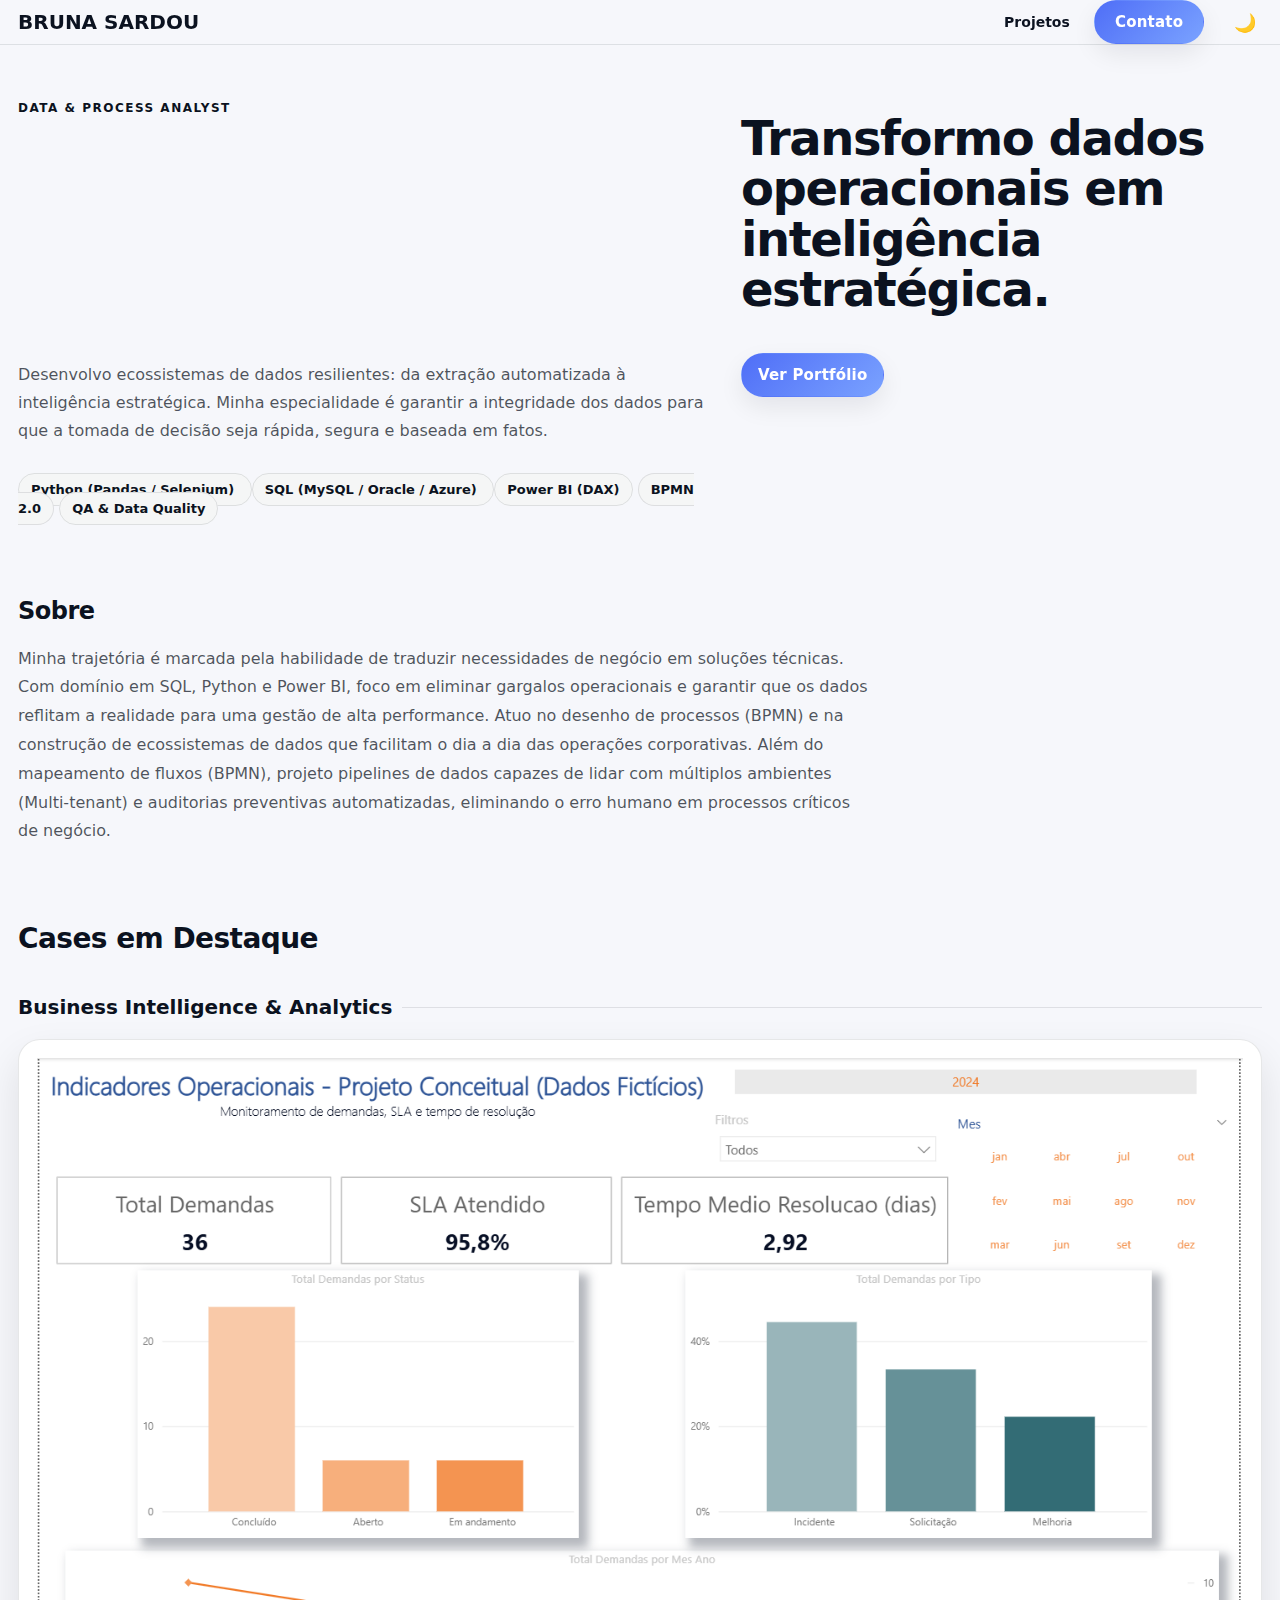
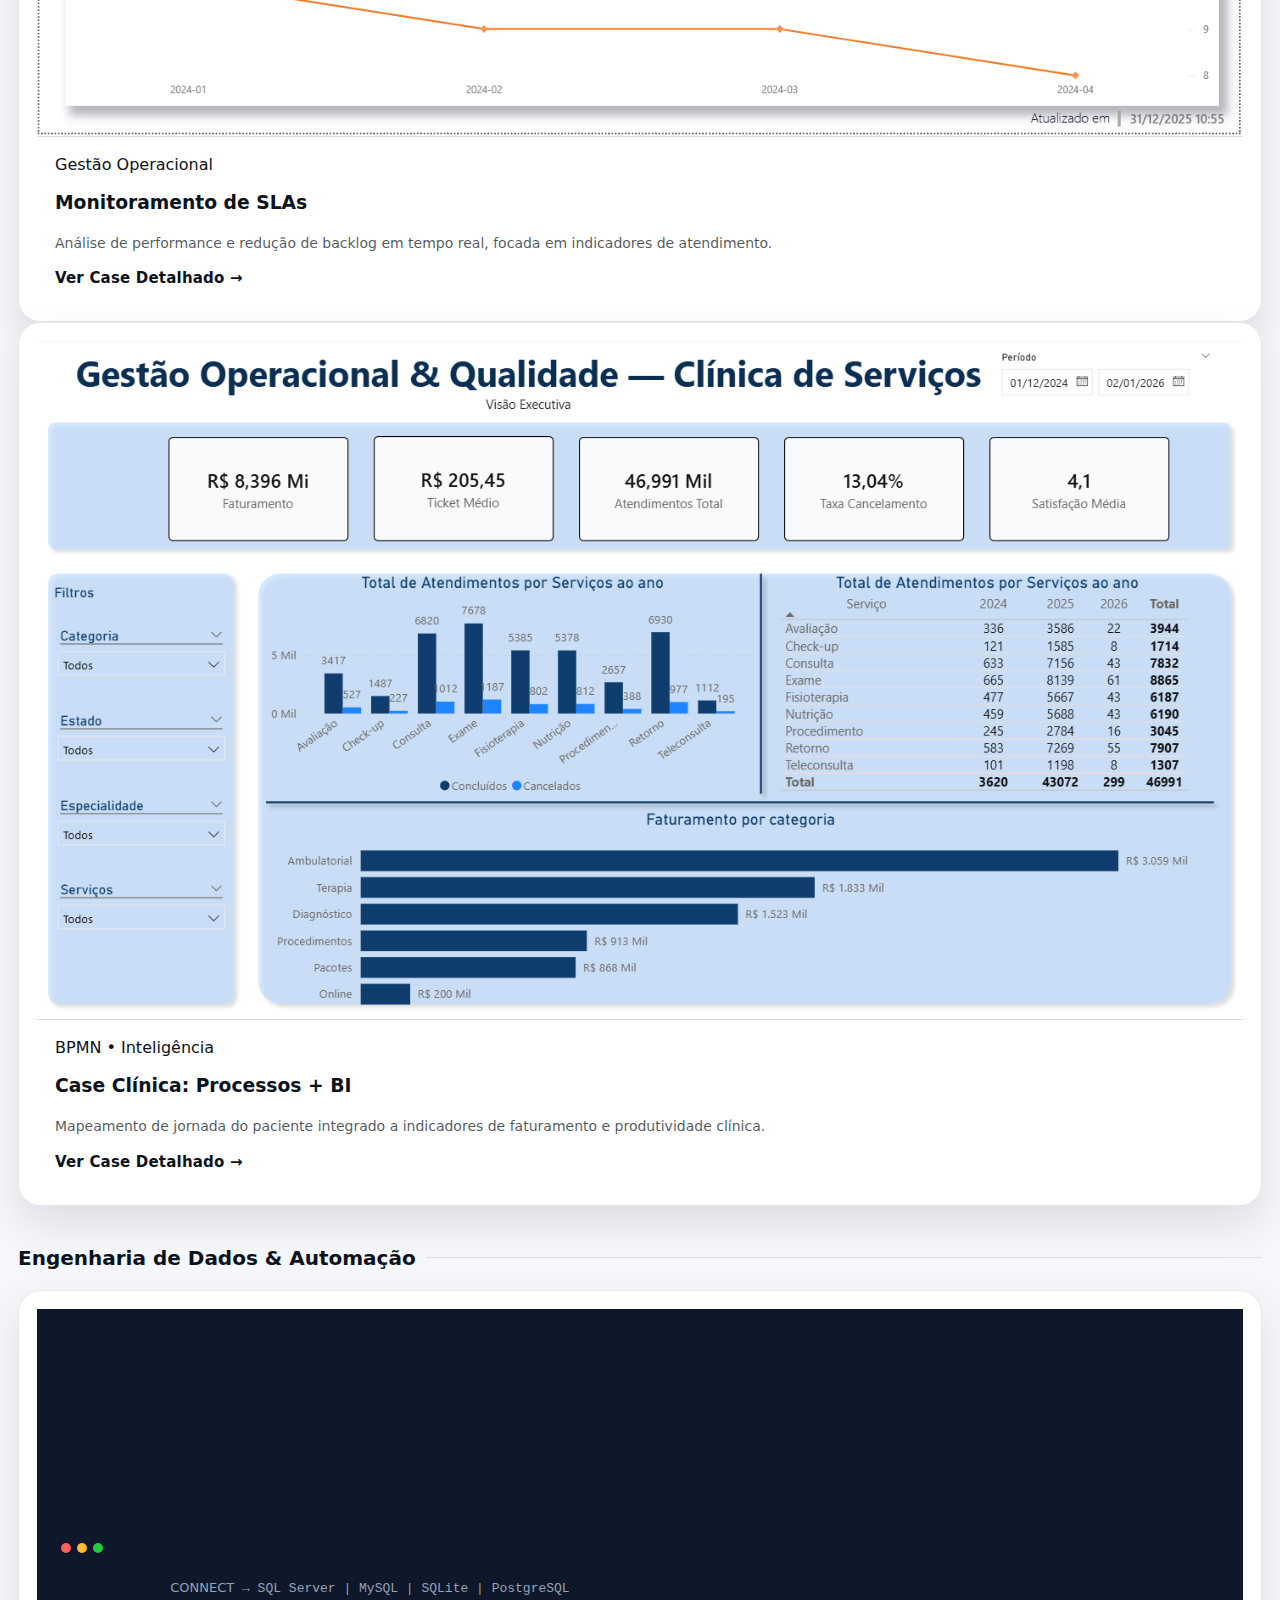
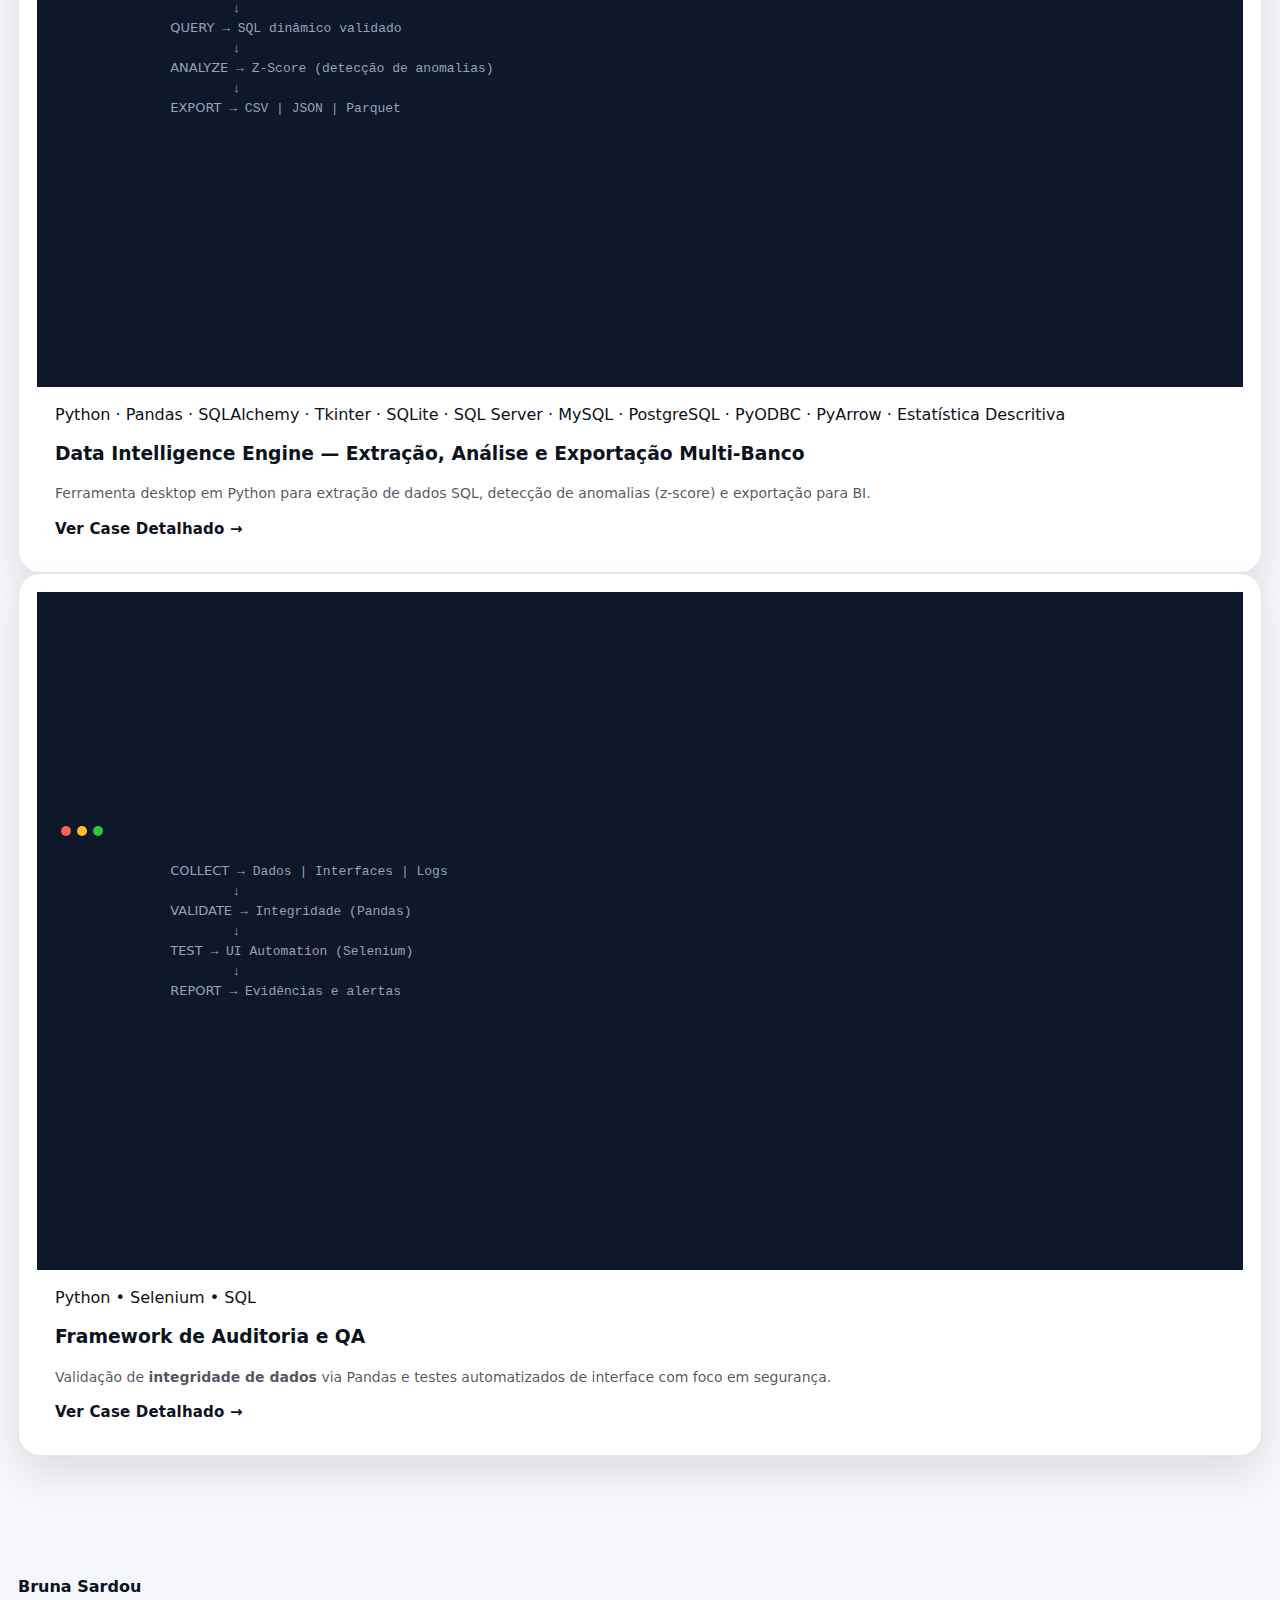
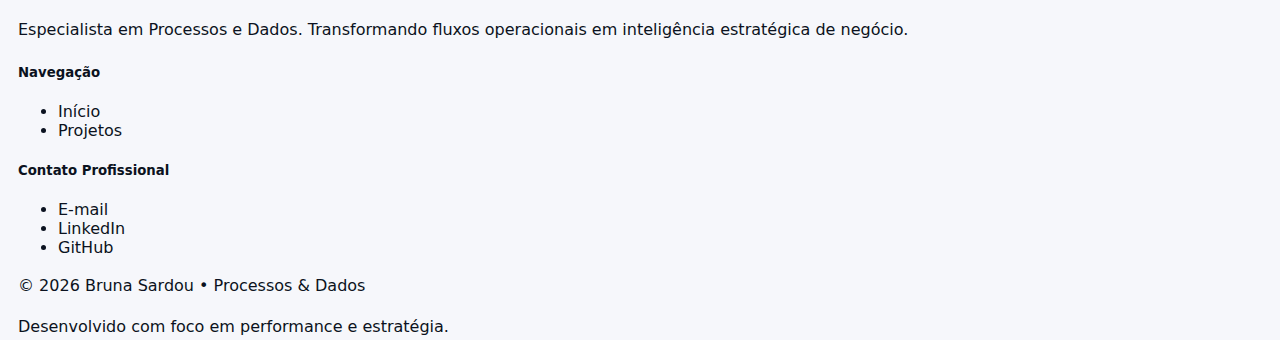
<file: index.html>
<!doctype html>
<html lang="pt-br">
<head>
  <meta charset="utf-8" />
  <meta name="viewport" content="width=device-width,initial-scale=1" />
  <title>Bruna Sardou | Processos & Dados</title>
  <link rel="stylesheet" href="assets/css/style.css" />
  <link href="https://fonts.googleapis.com/css2?family=Inter:wght@400;600;700;800&display=swap" rel="stylesheet">
  <style>
    /* Ajuste para garantir que as seções fiquem bem separadas e organizadas */
    .section-title { font-size: 20px; font-weight: 800; margin: 40px 0 20px; color: var(--accent-brand); display: flex; align-items: center; gap: 10px; }
    .section-title::after { content: ""; flex: 1; height: 1px; background: var(--border); }
  </style>
</head>

<body>
  <header class="header">
    <div class="container header-inner">
      <a href="#" style="font-weight:800; text-decoration:none; color:var(--text); font-size:20px;">BRUNA SARDOU</a>
      <nav style="display:flex; gap:24px; align-items:center;">
        <a href="#projetos" style="text-decoration:none; font-weight:600; font-size:14px; color:var(--text);">Projetos</a>
        <a href="#contato" class="btn btn-primary" style="padding:8px 20px;">Contato</a>
        <button id="themeToggle" style="background:none; border:none; cursor:pointer; font-size:18px;">🌙</button>
      </nav>
    </div>
  </header>

  <main class="container">
    <section class="hero" id="inicio">
      <div class="hero__grid">
        <span style="color:var(--accent-brand); font-weight:800; font-size:12px; text-transform:uppercase; letter-spacing:1.5px;">Data & Process Analyst</span>
        <h1>Transformo dados operacionais em <strong>inteligência estratégica.</strong></h1>
        <p class="lead">Desenvolvo ecossistemas de dados resilientes: da extração automatizada à inteligência estratégica. Minha especialidade é garantir a integridade dos dados para que a tomada de decisão seja rápida, segura e baseada em fatos.</p>
        
        <div style="display:flex; gap:12px; margin-top:8px;">
          <a href="#projetos" class="btn btn-primary">Ver Portfólio</a>
        </div>

        <div class="tech-pills">
          <span class="pill">Python (Pandas / Selenium) </span>
          <span class="pill">SQL (MySQL / Oracle / Azure) </span>
          <span class="pill">Power BI (DAX)</span>
          <span class="pill">BPMN 2.0</span>
          <span class="pill">QA & Data Quality</span>
        </div>
      </div>
    </section>

    <section id="sobre" style="padding: 60px 0;">
      <h2 style="font-size:24px; font-weight:800; margin-bottom:20px;">Sobre</h2>
      <p style="max-width: 850px; line-height: 1.8; color: var(--muted);">
        Minha trajetória é marcada pela habilidade de traduzir necessidades de negócio em soluções técnicas. Com domínio em SQL, Python e Power BI, foco em eliminar gargalos operacionais e garantir que os dados reflitam a realidade para uma gestão de alta performance. Atuo no desenho de processos (BPMN) e na construção de ecossistemas de dados que facilitam o dia a dia das operações corporativas.
        Além do mapeamento de fluxos (BPMN), projeto pipelines de dados capazes de lidar com múltiplos ambientes (Multi-tenant) e auditorias preventivas automatizadas, eliminando o erro humano em processos críticos de negócio.
      </p>
    </section>

    <section id="projetos" style="padding-bottom:100px;">
      <h2 style="font-size:28px; font-weight:800; margin-bottom:10px;">Cases em Destaque</h2>
      
      <h3 class="section-title">Business Intelligence & Analytics</h3>
      <div class="grid-projects">
        <article class="card">
          <div class="card-media"><img src="assets/img/Proj01/pagina01.png" class="card-img" alt="SLA Dashboard"></div>
          <div class="card-body">
            <span class="card-tag">Gestão Operacional</span>
            <h3 class="card-title">Monitoramento de SLAs</h3>
            <p style="color:var(--muted); font-size:14px;">Análise de performance e redução de backlog em tempo real, focada em indicadores de atendimento.</p>
            <a href="assets/cases/monitoramento-glpi-powerbi.html" class="btn-link">Ver Case Detalhado →</a>
          </div>
        </article>

        <article class="card">
          <div class="card-media"><img src="assets/img/Proj03/Pagina1.png" class="card-img" alt="Clínica Dashboard"></div>
          <div class="card-body">
            <span class="card-tag">BPMN • Inteligência</span>
            <h3 class="card-title">Case Clínica: Processos + BI</h3>
            <p style="color:var(--muted); font-size:14px;">Mapeamento de jornada do paciente integrado a indicadores de faturamento e produtividade clínica.</p>
            <a href="assets/cases/clinica-servicos-bi.html" class="btn-link">Ver Case Detalhado →</a>
          </div>
        </article>
      </div>

      <h3 class="section-title">Engenharia de Dados & Automação</h3>
      <div class="grid-projects">
        <article class="card">
          <div class="card-media" style="padding:24px; display:flex; flex-direction:column; gap:12px; background: #0f172a; min-height: 200px; justify-content: center;">
            <div style="display:flex; gap:6px;">
              <div style="width:10px; height:10px; border-radius:50%; background:#ff5f56;"></div>
              <div style="width:10px; height:10px; border-radius:50%; background:#ffbd2e;"></div>
              <div style="width:10px; height:10px; border-radius:50%; background:#27c93f;"></div>
            </div>
            <code style="color:#94a3b8; font-size:13px; font-family:monospace; line-height:1.5;">
              <pre class="code-mock">
              <span class="kw">CONNECT</span> → SQL Server | MySQL | SQLite | PostgreSQL
                      ↓
              <span class="kw">QUERY</span> → SQL dinâmico validado
                      ↓
              <span class="kw">ANALYZE</span> → Z-Score (detecção de anomalias)
                      ↓
              <span class="kw">EXPORT</span> → CSV | JSON | Parquet
              </pre>
            </code>
          </div>
          <div class="card-body">
            <span class="card-tag">Python · Pandas · SQLAlchemy · Tkinter · SQLite · SQL Server · MySQL · PostgreSQL · PyODBC · PyArrow · Estatística Descritiva</span>
            <h3 class="card-title">Data Intelligence Engine — Extração, Análise e Exportação Multi-Banco</h3>
            <p style="color:var(--muted); font-size:14px;">Ferramenta desktop em Python para extração de dados SQL, detecção de anomalias (z-score) e exportação para BI.</p>
            <a href="assets/cases/python-extrator-dados-powerbi.html" class="btn-link">Ver Case Detalhado →</a>
          </div>
        </article>

        <article class="card">
          <div class="card-media" style="padding:24px; display:flex; flex-direction:column; gap:12px; background: #0f172a; min-height: 200px; justify-content: center;">
            <div style="display:flex; gap:6px;">
              <div style="width:10px; height:10px; border-radius:50%; background:#ff5f56;"></div>
              <div style="width:10px; height:10px; border-radius:50%; background:#ffbd2e;"></div>
              <div style="width:10px; height:10px; border-radius:50%; background:#27c93f;"></div>
            </div>
            <code style="color:#94a3b8; font-size:13px; font-family:monospace; line-height:1.5;">
              <pre class="code-mock">
              <span class="kw">COLLECT</span> → Dados | Interfaces | Logs
                      ↓
              <span class="kw">VALIDATE</span> → Integridade (Pandas)
                      ↓
              <span class="kw">TEST</span> → UI Automation (Selenium)
                      ↓
              <span class="kw">REPORT</span> → Evidências e alertas
              </pre>
            </code>
          </div>
          <div class="card-body">
            <span class="card-tag">Python • Selenium • SQL</span>
            <h3 class="card-title">Framework de Auditoria e QA</h3>
            <p style="color:var(--muted); font-size:14px;">Validação de <strong>integridade de dados</strong> via Pandas e testes automatizados de interface com foco em segurança.</p>
            <a href="assets/cases/automacao-de-dados.html" class="btn-link">Ver Case Detalhado →</a>
          </div>
        </article>
      </div>
    </section>
  </main>

  <footer class="footer-professional">
    <div class="container">
      <div class="footer-inner">
        <div class="footer-brand">
          <h4>Bruna Sardou</h4>
          <p>Especialista em Processos e Dados. Transformando fluxos operacionais em inteligência estratégica de negócio.</p>
        </div>
        <nav class="footer-nav" id="contato">
          <div class="footer-nav__col">
            <h5>Navegação</h5>
            <ul class="footer-nav__links">
              <li><a href="#inicio" class="footer-nav__link">Início</a></li>
              <li><a href="#projetos" class="footer-nav__link">Projetos</a></li>
            </ul>
          </div>
          <div class="footer-nav__col">
            <h5>Contato Profissional</h5>
            <ul class="footer-nav__links">
              <li><a href="mailto:brunasardou@gmail.com" class="footer-nav__link">E-mail</a></li>
              <li><a href="https://linkedin.com/in/brunasardou" target="_blank" class="footer-nav__link">LinkedIn</a></li>
              <li><a href="https://github.com/brunasardou" target="_blank" class="footer-nav__link">GitHub</a></li>
            </ul>
          </div>
        </nav>
      </div>
      <div class="footer-bottom">
        <p>© <span id="year"></span> Bruna Sardou • Processos & Dados</p>
        <p>Desenvolvido com foco em performance e estratégia.</p>
      </div>
    </div>
  </footer>

  <script src="assets/js/main.js"></script>
</body>
</html>
</file>
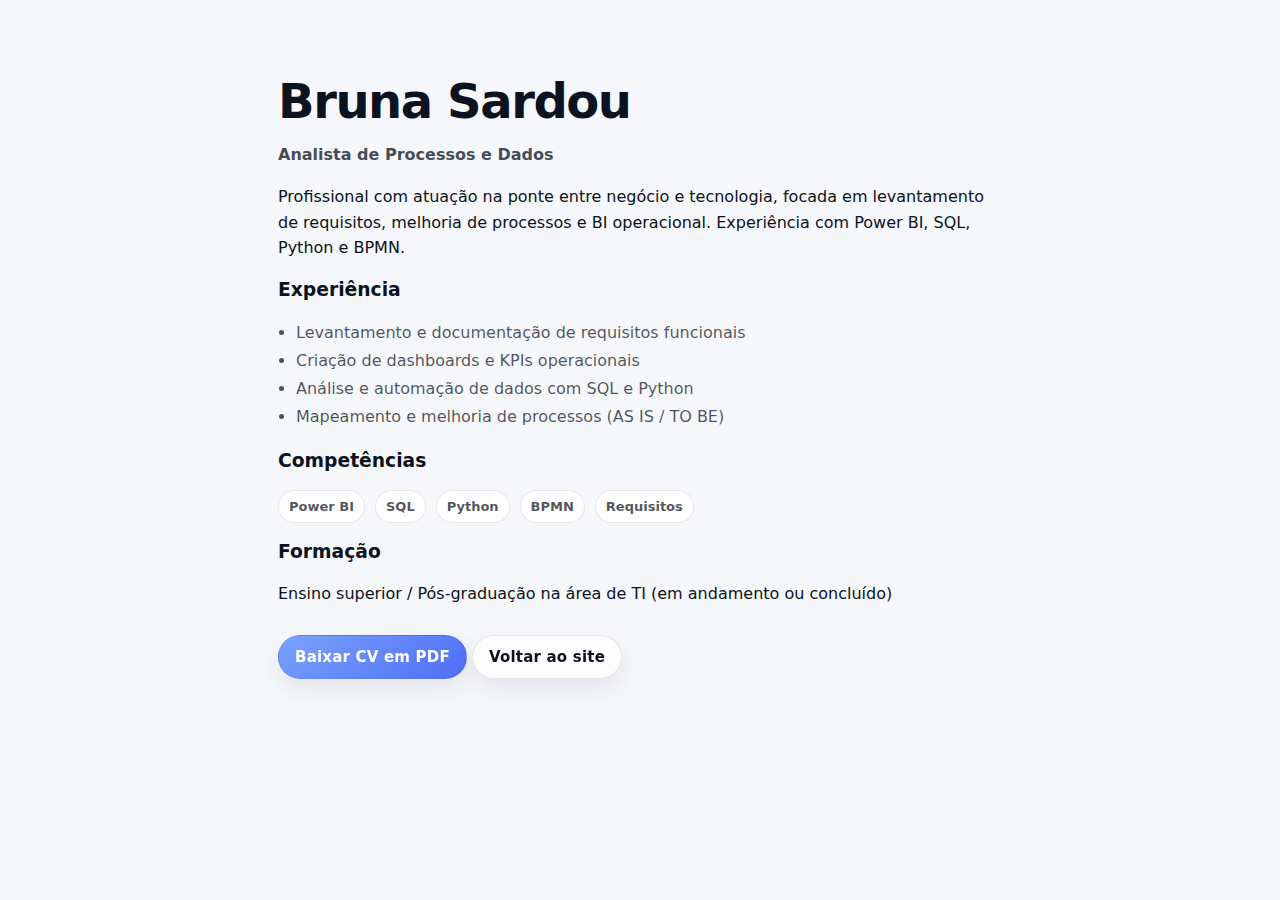
<file: cv.html>
<!doctype html>
<html lang="pt-br">
<head>
  <meta charset="utf-8" />
  <meta name="viewport" content="width=device-width,initial-scale=1" />
  <title>Bruna Sardou | Currículo</title>
  <link rel="stylesheet" href="assets/css/style.css" />
</head>

<body>
  <main class="section">
    <div class="container" style="max-width: 760px;">
      <h1>Bruna Sardou</h1>
      <p class="muted"><strong>Analista de Processos e Dados</strong></p>

      <p>
        Profissional com atuação na ponte entre negócio e tecnologia, focada em
        levantamento de requisitos, melhoria de processos e BI operacional.
        Experiência com Power BI, SQL, Python e BPMN.
      </p>

      <h3>Experiência</h3>
      <ul class="bullets">
        <li>Levantamento e documentação de requisitos funcionais</li>
        <li>Criação de dashboards e KPIs operacionais</li>
        <li>Análise e automação de dados com SQL e Python</li>
        <li>Mapeamento e melhoria de processos (AS IS / TO BE)</li>
      </ul>

      <h3>Competências</h3>
      <div class="chips">
        <span class="chip">Power BI</span>
        <span class="chip">SQL</span>
        <span class="chip">Python</span>
        <span class="chip">BPMN</span>
        <span class="chip">Requisitos</span>
      </div>

      <h3>Formação</h3>
      <p>Ensino superior / Pós-graduação na área de TI (em andamento ou concluído)</p>

      <div style="margin-top: 28px;">
        <a class="btn btn--primary" href="assets/cv/Bruna_Sardou_CV.pdf" download>
          Baixar CV em PDF
        </a>
        <a class="btn btn--ghost" href="/">Voltar ao site</a>
      </div>
    </div>
  </main>
</body>
</html>
</file>
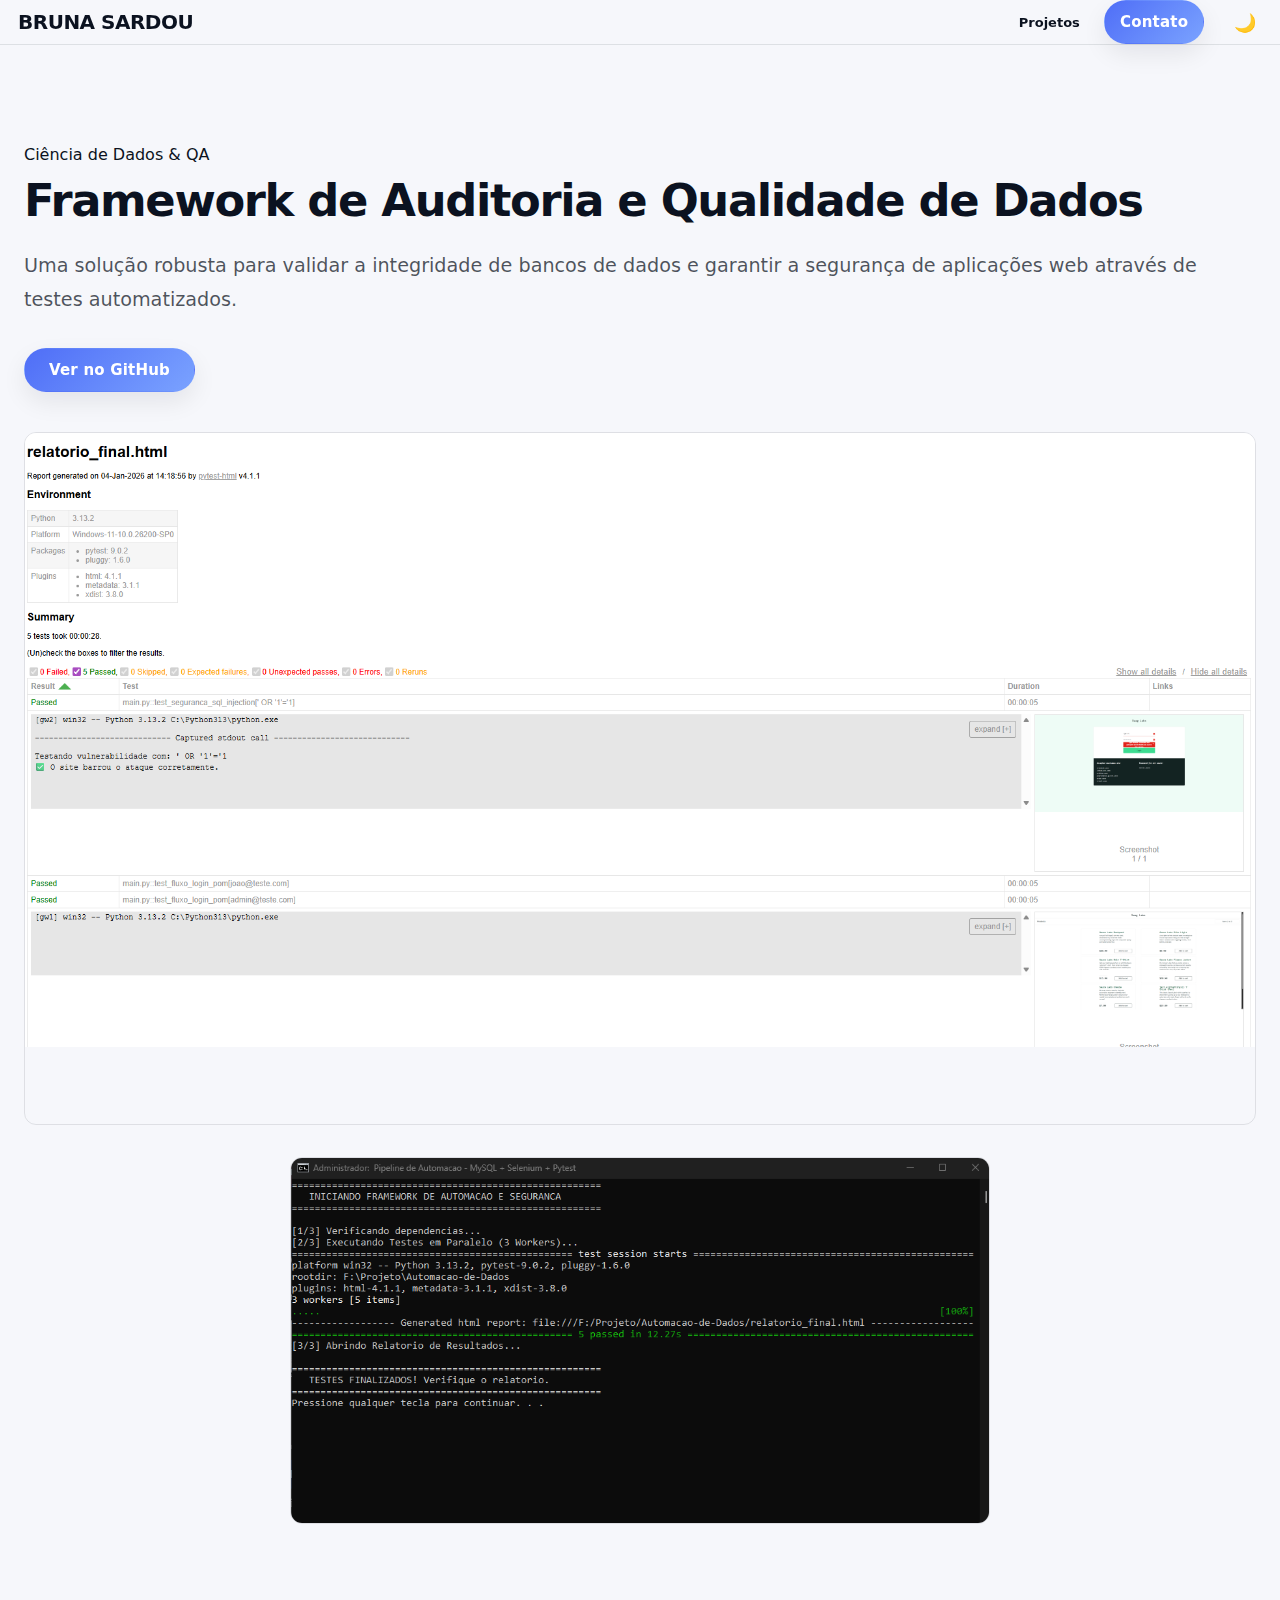
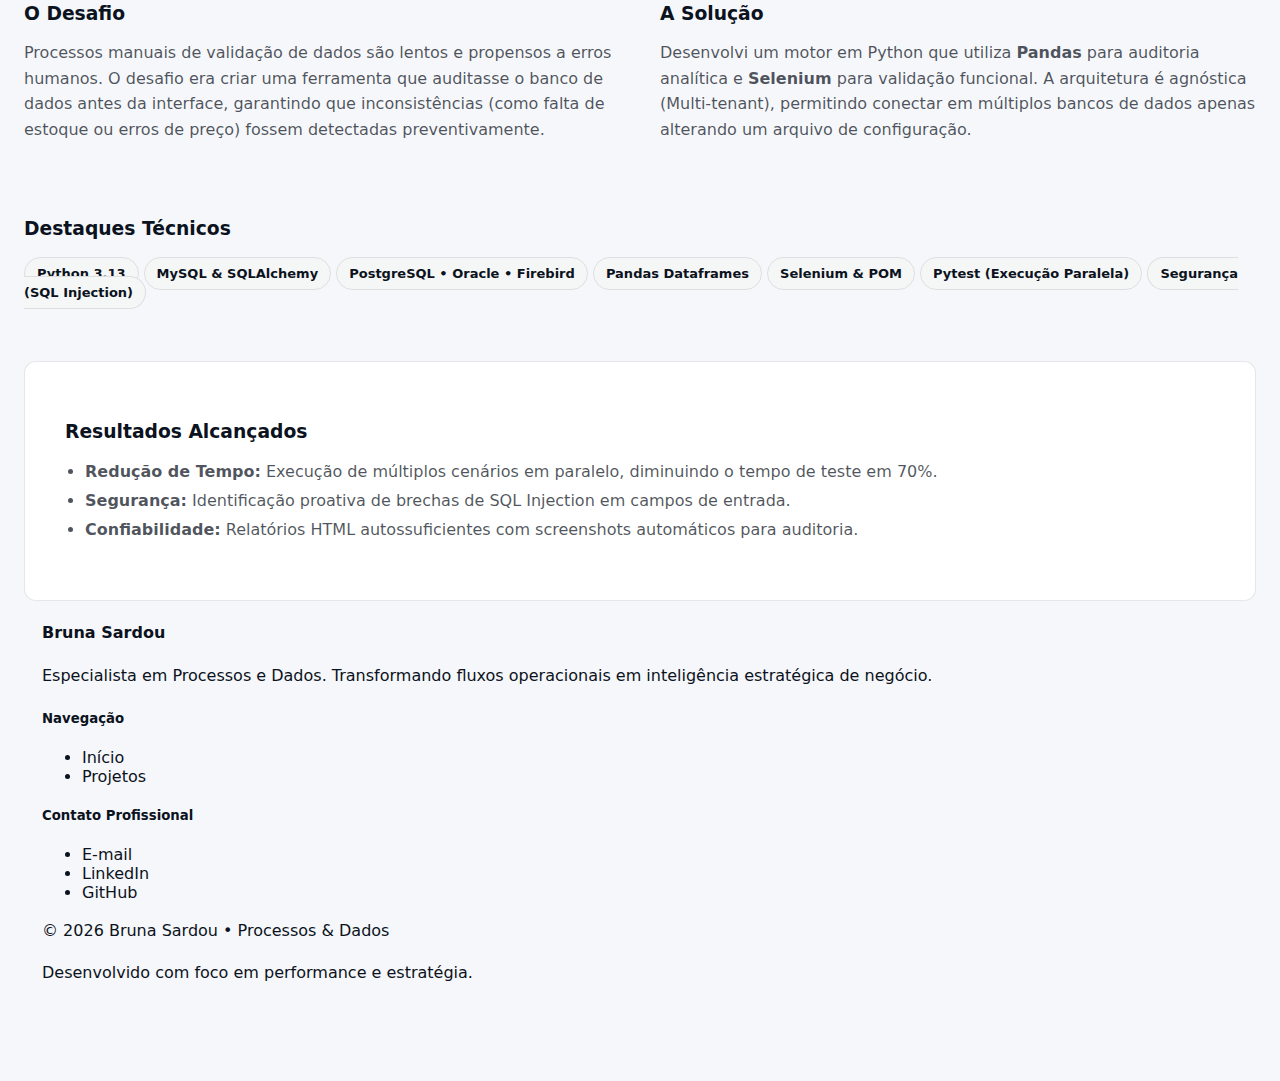
<file: assets/cases/automacao-de-dados.html>
<!doctype html>
<html lang="pt-br">
<head>
  <meta charset="utf-8" />
  <meta name="viewport" content="width=device-width,initial-scale=1" />
  <title>Case |  Automação de Dados | Bruna Sardou</title>
  <link rel="stylesheet" href="../css/style.css" />
  <link href="https://fonts.googleapis.com/css2?family=Inter:wght@400;600;700;800&display=swap" rel="stylesheet">
</head>
<body>
  <header class="header">
    <div class="container header-inner">
      <a href="../../index.html" style="font-weight:800; text-decoration:none; color:var(--text); font-size:clamp(16px, 4vw, 20px); letter-spacing:-0.5px;">BRUNA SARDOU</a>
      <nav style="display:flex; gap: clamp(10px, 3vw, 24px); align-items:center;">
        <a href="../../index.html#projetos" style="text-decoration:none; font-weight:600; font-size:13px; color:var(--text);">Projetos</a>
        <a href="#contato" class="btn btn-primary" style="padding:8px 15px; font-size: 12px;">Contato</a>
        <button id="themeToggle" style="background:none; border:none; cursor:pointer; font-size:18px;">🌙</button>
      </nav>
    </div>
  </header>

  <main class="container" style="padding: clamp(40px, 8vw, 80px) 24px;">
    <header style="margin-top: 20px;">
      <span class="card-tag">Ciência de Dados & QA</span>
      <h1 style="margin-bottom: 24px; font-size: clamp(1.8rem, 5vw, 2.8rem); line-height: 1.1;">Framework de Auditoria e Qualidade de Dados</h1>
      <p class="lead" style="font-size: clamp(1rem, 2vw, 1.2rem);">Uma solução robusta para validar a integridade de bancos de dados e garantir a segurança de aplicações web através de testes automatizados.</p>
     <div style="display:flex; gap:12px; margin-top:32px;">
          <a href="https://github.com/brunasardou/automacao-de-dados" target="_blank" class="btn btn-primary" style="width: auto; padding: 12px 24px;">Ver no GitHub</a>
     </div>
    </header>

    <section style="display: flex; flex-direction: column; align-items: center; gap: 32px; width: 100%; margin-top: 40px;">
      <div class="card-media" style="width: 100%; height: auto; border-radius: 12px; overflow: hidden; border: 1px solid var(--border); background: transparent;">
        <img src="../img/Proj02/report1.png" 
             class="card-img" 
             data-imgs="../img/Proj02/report1.png,../img/Proj02/report2.png" 
             style="width:100%; height: auto; display:block; cursor: zoom-in;" alt="Relatorio Final">
      </div>
      
      <div style="width: 100%; max-width: 700px;">
          <img src="../img/Proj02/report2.png" 
             class="card-img" 
             data-imgs="../img/Proj02/report1.png,../img/Proj02/report2.png" 
             alt="Terminal de Execução" 
             style="width: 100%; height: auto; border-radius: 12px; box-shadow: var(--shadow); border: 1px solid var(--border); cursor: zoom-in;">
       </div>
    </section>

    <section style="margin-top: 60px; display: grid; grid-template-columns: repeat(auto-fit, minmax(280px, 1fr)); gap: 40px;">
      <div>
        <h3 style="margin-bottom: 16px; font-weight: 800;">O Desafio</h3>
        <p style="color: var(--muted); line-height: 1.6;">Processos manuais de validação de dados são lentos e propensos a erros humanos. O desafio era criar uma ferramenta que auditasse o banco de dados antes da interface, garantindo que inconsistências (como falta de estoque ou erros de preço) fossem detectadas preventivamente.</p>
      </div>
      <div>
        <h3 style="margin-bottom: 16px; font-weight: 800;">A Solução</h3>
        <p style="color: var(--muted); line-height: 1.6;">Desenvolvi um motor em Python que utiliza <strong>Pandas</strong> para auditoria analítica e <strong>Selenium</strong> para validação funcional. A arquitetura é agnóstica (Multi-tenant), permitindo conectar em múltiplos bancos de dados apenas alterando um arquivo de configuração.</p>
      </div>
    </section>

    <section style="margin-top: 60px;">
      <h3 style="margin-bottom: 24px; font-weight: 800;">Destaques Técnicos</h3>
      <div class="tech-pills">
        <span class="pill">Python 3.13</span>
        <span class="pill">MySQL & SQLAlchemy</span>
        <span class="pill">PostgreSQL • Oracle • Firebird</span>
        <span class="pill">Pandas Dataframes</span>
        <span class="pill">Selenium & POM</span>
        <span class="pill">Pytest (Execução Paralela)</span>
        <span class="pill">Segurança (SQL Injection)</span>
      </div>
    </section>

    <section style="margin-top: 60px; background: var(--surface); padding: clamp(20px, 5vw, 40px); border-radius: 12px; border: 1px solid var(--border);">
      <h3 style="margin-bottom: 16px; font-weight: 800;">Resultados Alcançados</h3>
      <ul style="color: var(--muted); padding-left: 20px; line-height: 1.8;">
        <li><strong>Redução de Tempo:</strong> Execução de múltiplos cenários em paralelo, diminuindo o tempo de teste em 70%.</li>
        <li><strong>Segurança:</strong> Identificação proativa de brechas de SQL Injection em campos de entrada.</li>
        <li><strong>Confiabilidade:</strong> Relatórios HTML autossuficientes com screenshots automáticos para auditoria.</li>
      </ul>
    </section>

  <footer class="footer-professional">
    <div class="container">
      <div class="footer-inner">
        <div class="footer-brand">
          <h4>Bruna Sardou</h4>
          <p>Especialista em Processos e Dados. Transformando fluxos operacionais em inteligência estratégica de negócio.</p>
        </div>
      <section id="contato" class="grid_contato">
        <nav class="footer-nav">
          <div class="footer-nav__col">
            <h5>Navegação</h5>
            <ul class="footer-nav__links">
              <li><a href="../../index.html#inicio" class="footer-nav__link">Início</a></li>
              <li><a href="../../index.html#projetos" class="footer-nav__link">Projetos</a></li>
            </ul>
          </div>
        
          <div class="footer-nav__col">
            <h5>Contato Profissional</h5>
            <ul class="footer-nav__links">
              <li><a href="mailto:brunasardou@gmail.com" class="footer-nav__link">E-mail</a></li>
              <li><a href="https://linkedin.com/in/brunasardou" target="_blank" class="footer-nav__link">LinkedIn</a></li>
              <li><a href="https://github.com/brunasardou" target="_blank" class="footer-nav__link">GitHub</a></li>
            </ul>
            </div>
          </nav>
        </div>
       </section>  
      <div class="footer-bottom">
        <p>© <span id="year"></span> Bruna Sardou • Processos & Dados</p>
        <p>Desenvolvido com foco em performance e estratégia.</p>
      </div>
    </div>
  </footer>

  <script src="../js/main.js"></script>
  </script>
</body>
</html>
</file>
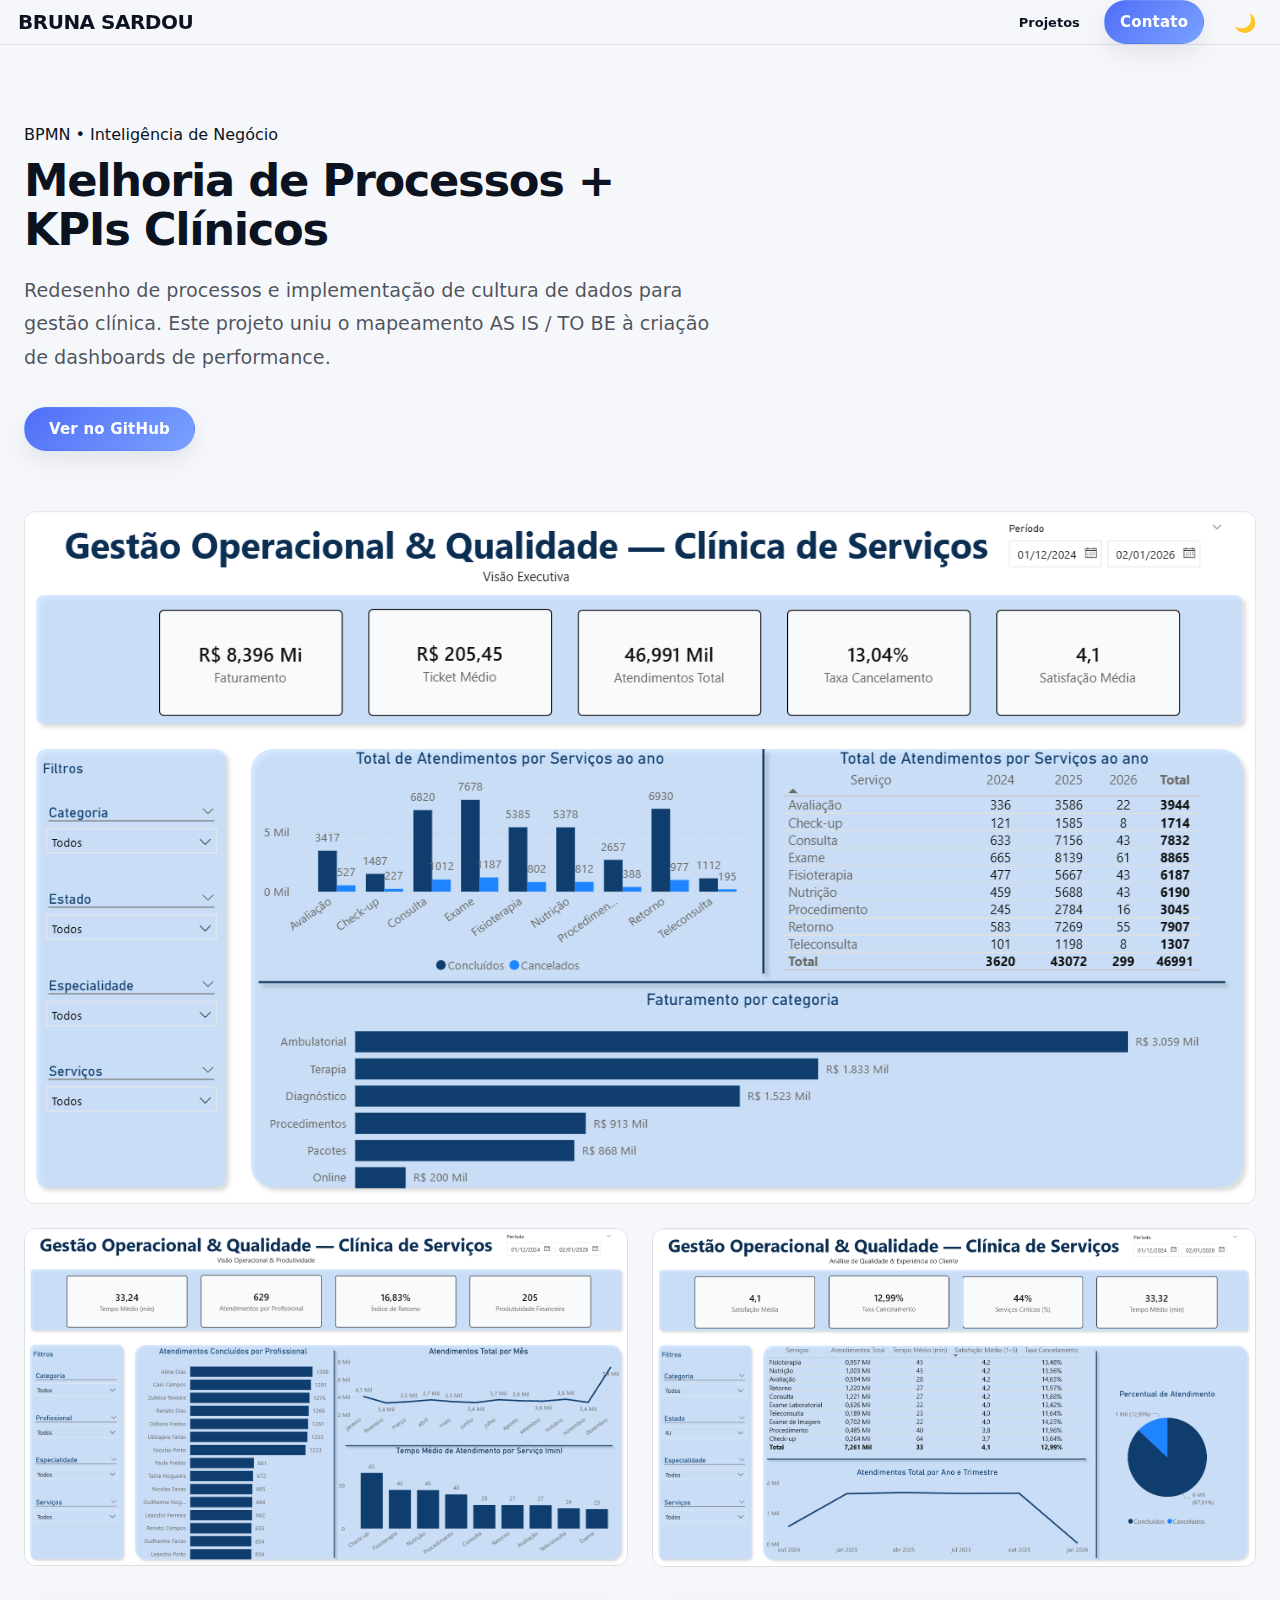
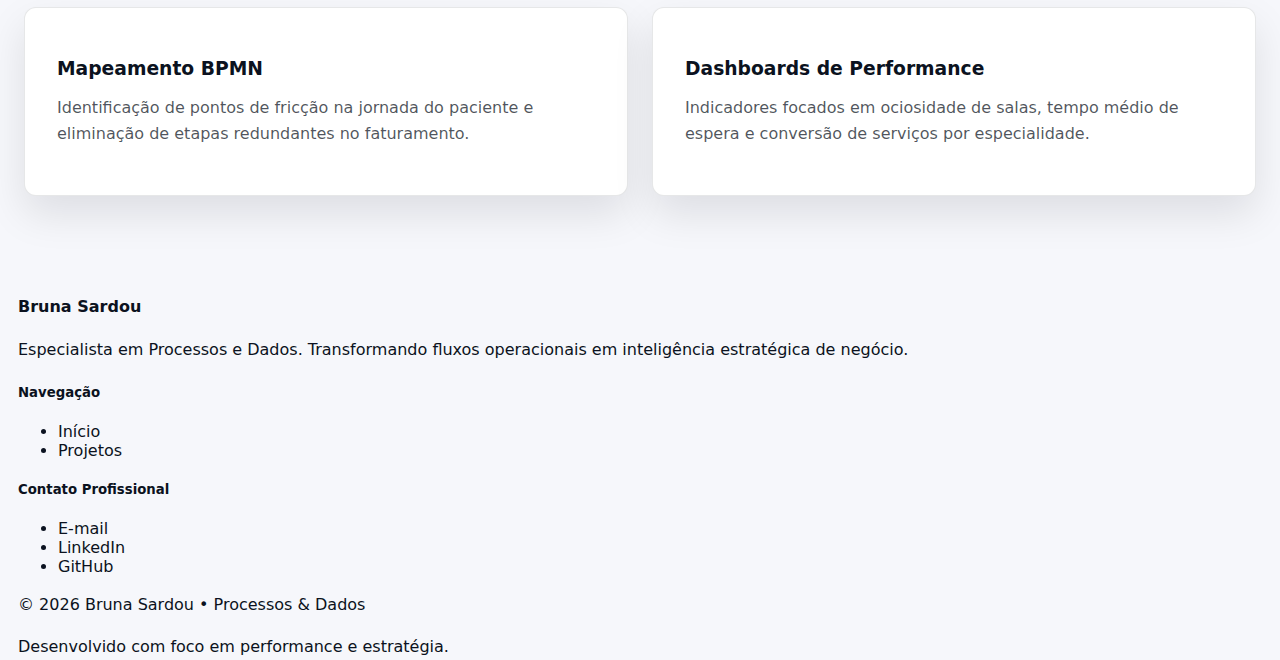
<file: assets/cases/clinica-servicos-bi.html>
<!doctype html>
<html lang="pt-br">
<head>
  <meta charset="utf-8" />
  <meta name="viewport" content="width=device-width,initial-scale=1" />
  <title>Case | Processos + BI — Bruna Sardou</title>
  <link rel="stylesheet" href="../css/style.css" />
  <link href="https://fonts.googleapis.com/css2?family=Inter:wght@400;600;700;800&display=swap" rel="stylesheet">
</head>

<body>
<header class="header">
  <div class="container header-inner">
    <a href="../../index.html" style="font-weight:800; text-decoration:none; color:var(--text); font-size:clamp(16px, 4vw, 20px); letter-spacing:-0.5px;">BRUNA SARDOU</a>
    <nav style="display:flex; gap:clamp(10px, 3vw, 24px); align-items:center;">
      <a href="../../index.html#projetos" style="text-decoration:none; font-weight:600; font-size:13px; color:var(--text);">Projetos</a>
      <a href="#contato" class="btn btn-primary" style="padding:8px 15px; font-size: 12px;">Contato</a>
      <button id="themeToggle" style="background:none; border:none; cursor:pointer; font-size:18px;">🌙</button>
    </nav>
  </div>
</header>

  <main class="container" style="padding: clamp(40px, 8vw, 80px) 24px;">
    <section class="hero__grid">
      <div class="hero__text">
        <span class="card-tag">BPMN • Inteligência de Negócio</span>
        <h1 style="margin-top:12px; font-size: clamp(1.8rem, 5vw, 2.8rem); line-height: 1.1;">Melhoria de Processos + KPIs Clínicos</h1>
        <p class="lead" style="font-size: clamp(1rem, 2vw, 1.2rem); max-width: 850px;">
          Redesenho de processos e implementação de cultura de dados para gestão clínica. 
          Este projeto uniu o mapeamento AS IS / TO BE à criação de dashboards de performance.
        </p>
        <div style="display:flex; gap:12px; margin-top:32px;">
          <a href="https://github.com/brunasardou/projeto-3-dashboard-bi" target="_blank" class="btn btn-primary" style="width: auto; padding: 12px 24px;">Ver no GitHub</a>
        </div>
      </div>
    </section>

    <section style="margin-top: 60px;">
      <div class="card" style="padding: 0; overflow: hidden; border-radius: 12px; cursor: zoom-in; margin-bottom: 24px; border: 1px solid var(--border); box-shadow: var(--shadow);">
        <img src="../img/Proj03/Pagina1.png" 
             class="card-img open-lightbox" 
             data-imgs="../img/Proj03/Pagina1.png,../img/Proj03/Pagina2.png,../img/Proj03/Pagina3.png" 
             style="width:100%; height: auto; display:block;" alt="Dashboard Principal">
      </div>
      
      <div style="display: grid; grid-template-columns: repeat(auto-fit, minmax(280px, 1fr)); gap: 24px; margin-bottom: 40px;">
        <img src="../img/Proj03/Pagina2.png" class="card-img open-lightbox" 
             data-imgs="../img/Proj03/Pagina1.png,../img/Proj03/Pagina2.png,../img/Proj03/Pagina3.png" 
             style="width:100%; height: auto; border-radius: 12px; cursor: zoom-in; border:1px solid var(--border); box-shadow: var(--shadow);" alt="Fluxo Detalhado">
        <img src="../img/Proj03/Pagina3.png" class="card-img open-lightbox" 
             data-imgs="../img/Proj03/Pagina1.png,../img/Proj03/Pagina2.png,../img/Proj03/Pagina3.png" 
             style="width:100%; height: auto; border-radius: 12px; cursor: zoom-in; border:1px solid var(--border); box-shadow: var(--shadow);" alt="Indicadores">
      </div>

      <div style="display: grid; grid-template-columns: repeat(auto-fit, minmax(280px, 1fr)); gap: 24px;">
        <div class="card" style="padding: clamp(20px, 5vw, 32px); border-radius: 12px; border: 1px solid var(--border);">
          <h3 style="font-weight: 800; margin-bottom: 12px;">Mapeamento BPMN</h3>
          <p style="color:var(--muted); line-height: 1.6;">Identificação de pontos de fricção na jornada do paciente e eliminação de etapas redundantes no faturamento.</p>
        </div>
        <div class="card" style="padding: clamp(20px, 5vw, 32px); border-radius: 12px; border: 1px solid var(--border);">
          <h3 style="font-weight: 800; margin-bottom: 12px;">Dashboards de Performance</h3>
          <p style="color:var(--muted); line-height: 1.6;">Indicadores focados em ociosidade de salas, tempo médio de espera e conversão de serviços por especialidade.</p>
        </div>
      </div>
    </section>
  </main>

  <footer class="footer-professional">
    <div class="container">
      <div class="footer-inner">
        <div class="footer-brand">
          <h4>Bruna Sardou</h4>
          <p>Especialista em Processos e Dados. Transformando fluxos operacionais em inteligência estratégica de negócio.</p>
        </div>
      <section id="contato" class="grid_contato">
        <nav class="footer-nav">
          <div class="footer-nav__col">
            <h5>Navegação</h5>
            <ul class="footer-nav__links">
              <li><a href="../../index.html#inicio" class="footer-nav__link">Início</a></li>
              <li><a href="../../index.html#projetos" class="footer-nav__link">Projetos</a></li>
            </ul>
          </div>
        
          <div class="footer-nav__col">
            <h5>Contato Profissional</h5>
            <ul class="footer-nav__links">
              <li><a href="mailto:brunasardou@gmail.com" class="footer-nav__link">E-mail</a></li>
              <li><a href="https://linkedin.com/in/brunasardou" target="_blank" class="footer-nav__link">LinkedIn</a></li>
              <li><a href="https://github.com/brunasardou" target="_blank" class="footer-nav__link">GitHub</a></li>
            </ul>
            </div>
          </nav>
        </div>
       </section>  
      <div class="footer-bottom">
        <p>© <span id="year"></span> Bruna Sardou • Processos & Dados</p>
        <p>Desenvolvido com foco em performance e estratégia.</p>
      </div>
    </div>
  </footer>

  <script src="../js/main.js"></script>
  
</body>
</html>
</file>
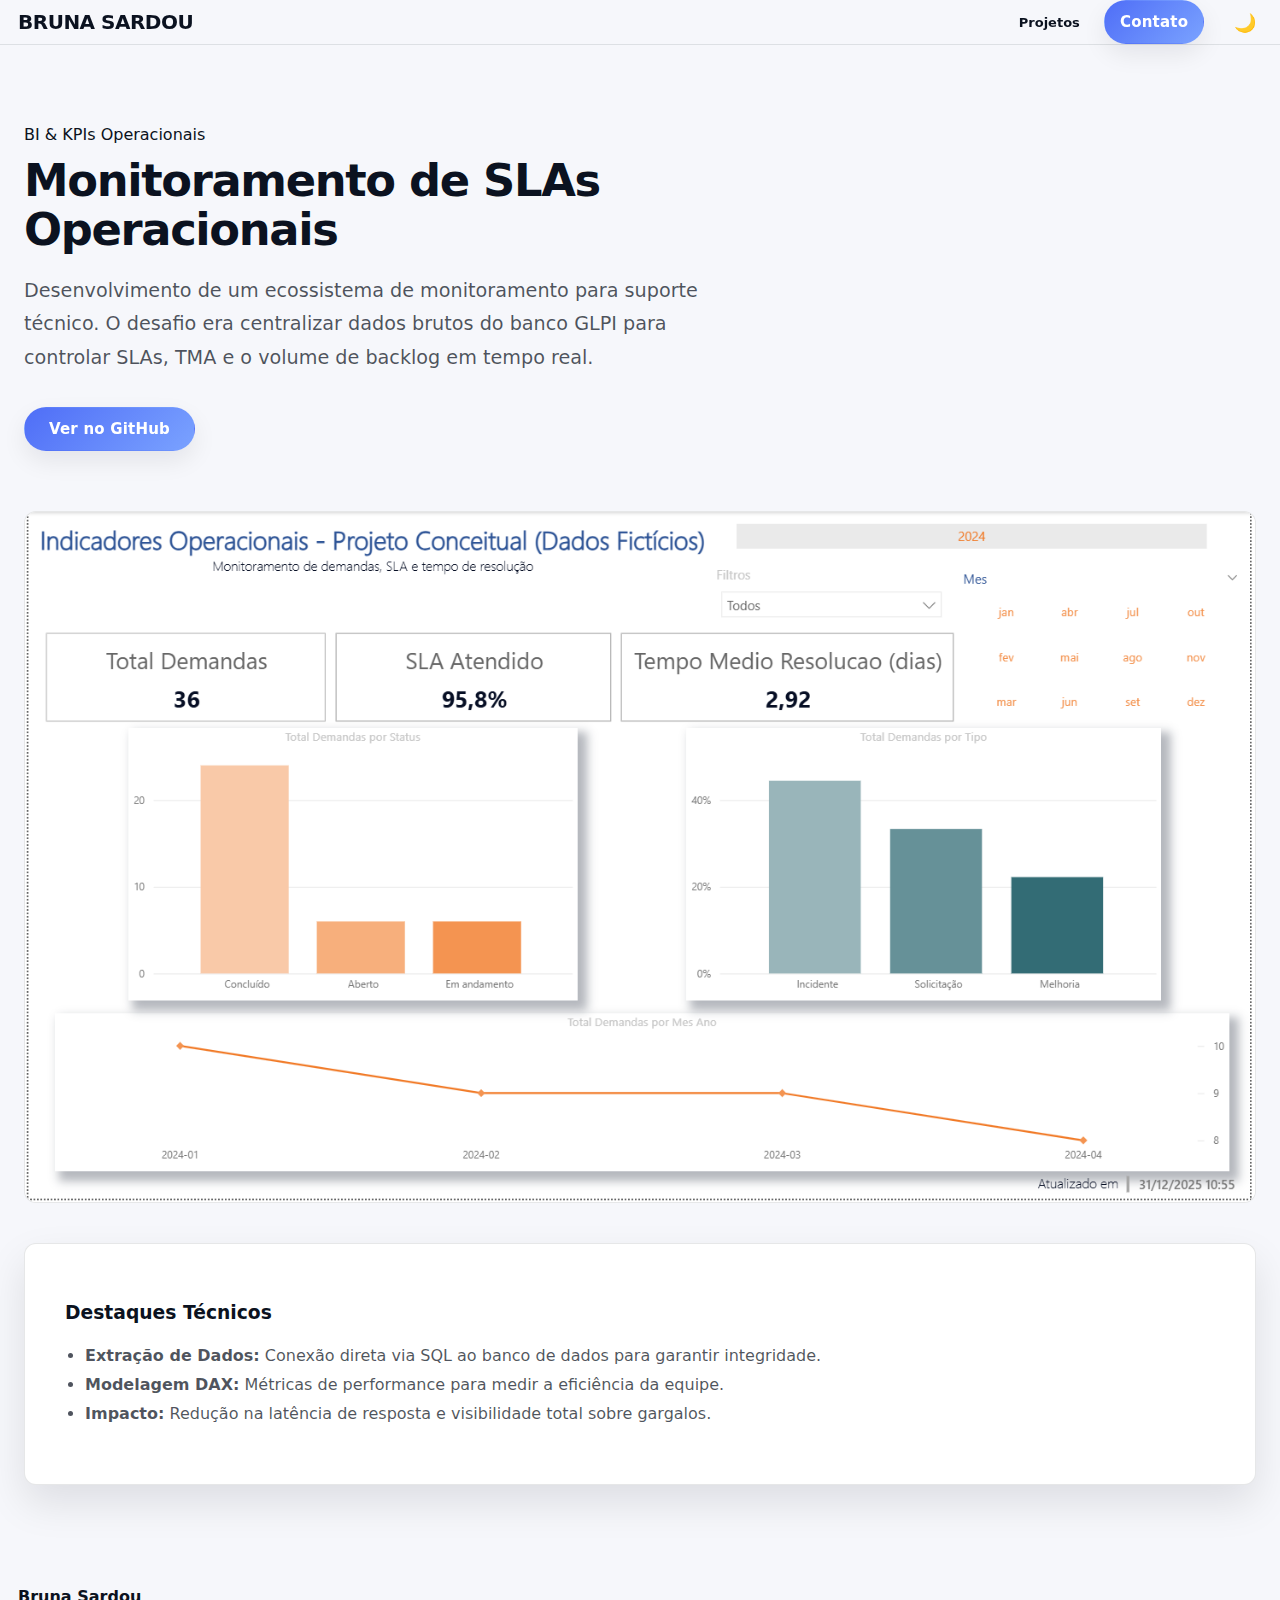
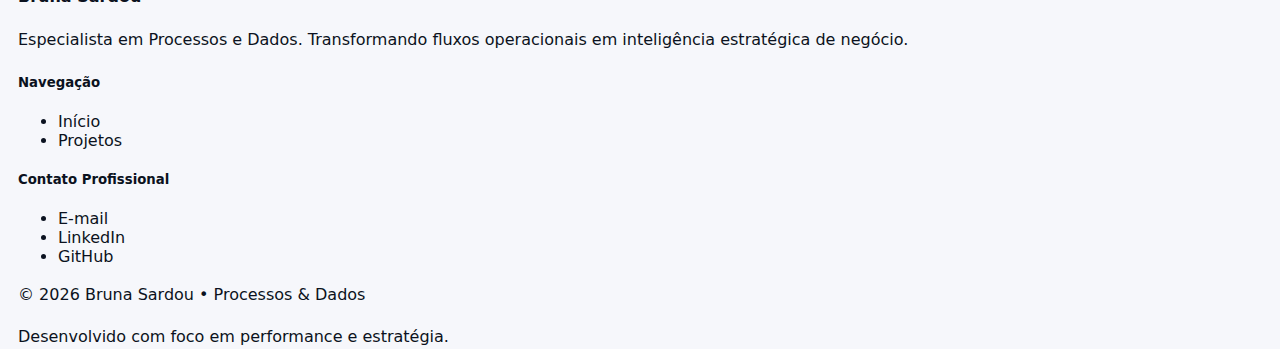
<file: assets/cases/monitoramento-glpi-powerbi.html>
<!doctype html>
<html lang="pt-br">
<head>
  <meta charset="utf-8" />
  <meta name="viewport" content="width=device-width,initial-scale=1" />
  <title>Case | Dashboard Operacional — Bruna Sardou</title>
  <link rel="stylesheet" href="../css/style.css" />
  <link href="https://fonts.googleapis.com/css2?family=Inter:wght@400;600;700;800&display=swap" rel="stylesheet">
</head>
<body>
<header class="header">
  <div class="container header-inner">
    <a href="../../index.html" style="font-weight:800; text-decoration:none; color:var(--text); font-size:clamp(16px, 4vw, 20px); letter-spacing:-0.5px;">BRUNA SARDOU</a>
    <nav style="display:flex; gap:clamp(10px, 3vw, 24px); align-items:center;">
      <a href="../../index.html#projetos" style="text-decoration:none; font-weight:600; font-size:13px; color:var(--text);">Projetos</a>
      <a href="#contato" class="btn btn-primary" style="padding:8px 15px; font-size: 12px;">Contato</a>
      <button id="themeToggle" style="background:none; border:none; cursor:pointer; font-size:18px;">🌙</button>
    </nav>
  </div>
</header>

  <main class="container" style="padding: clamp(40px, 8vw, 80px) 24px;">
    <section class="hero__grid">
      <div class="hero__text">
        <span class="card-tag">BI & KPIs Operacionais</span>
        <h1 style="margin-top:12px; font-size: clamp(1.8rem, 5vw, 2.8rem); line-height: 1.1;">Monitoramento de SLAs Operacionais</h1>
        <p class="lead" style="font-size: clamp(1rem, 2vw, 1.2rem); max-width: 800px;">Desenvolvimento de um ecossistema de monitoramento para suporte técnico. O desafio era centralizar dados brutos do banco GLPI para controlar SLAs, TMA e o volume de backlog em tempo real.</p>
        <div style="display:flex; gap:12px; margin-top:32px;">
          <a href="https://github.com/brunasardou/dashboard-indicadores-operacionais-case" target="_blank" class="btn btn-primary" style="width: auto; padding: 12px 24px;">Ver no GitHub</a>
        </div>
      </div>
    </section>

    <section style="margin-top: clamp(40px, 6vw, 60px);">
      <div class="card" style="padding: 0; overflow: hidden; border-radius: 12px; cursor: zoom-in; margin-bottom: 40px; border: 1px solid var(--border); box-shadow: var(--shadow);">
        <img src="../img/Proj01/pagina01.png" class="card-img open-lightbox" style="width:100%; height: auto; display:block;" alt="Dashboard SLA">
      </div>

      <div class="card" style="padding: clamp(20px, 5vw, 40px); background: var(--surface); border: 1px solid var(--border); border-radius: 12px;">
        <h3 style="font-weight: 800;">Destaques Técnicos</h3>
        <ul style="line-height: 1.8; color: var(--muted); margin-top: 16px; padding-left: 20px;">
          <li><strong>Extração de Dados:</strong> Conexão direta via SQL ao banco de dados para garantir integridade.</li>
          <li><strong>Modelagem DAX:</strong> Métricas de performance para medir a eficiência da equipe.</li>
          <li><strong>Impacto:</strong> Redução na latência de resposta e visibilidade total sobre gargalos.</li>
        </ul>
      </div>
    </section>
  </main>

  <footer class="footer-professional">
    <div class="container">
      <div class="footer-inner">
        <div class="footer-brand">
          <h4>Bruna Sardou</h4>
          <p>Especialista em Processos e Dados. Transformando fluxos operacionais em inteligência estratégica de negócio.</p>
        </div>
      <section id="contato" class="grid_contato">
        <nav class="footer-nav">
          <div class="footer-nav__col">
            <h5>Navegação</h5>
            <ul class="footer-nav__links">
              <li><a href="../../index.html#inicio" class="footer-nav__link">Início</a></li>
              <li><a href="../../index.html#projetos" class="footer-nav__link">Projetos</a></li>
            </ul>
          </div>
        
          <div class="footer-nav__col">
            <h5>Contato Profissional</h5>
            <ul class="footer-nav__links">
              <li><a href="mailto:brunasardou@gmail.com" class="footer-nav__link">E-mail</a></li>
              <li><a href="https://linkedin.com/in/brunasardou" target="_blank" class="footer-nav__link">LinkedIn</a></li>
              <li><a href="https://github.com/brunasardou" target="_blank" class="footer-nav__link">GitHub</a></li>
            </ul>
            </div>
          </nav>
        </div>
       </section>  
      <div class="footer-bottom">
        <p>© <span id="year"></span> Bruna Sardou • Processos & Dados</p>
        <p>Desenvolvido com foco em performance e estratégia.</p>
      </div>
    </div>
  </footer>

  <script src="../js/main.js"></script>

  </script>
</body>
</html>
</file>
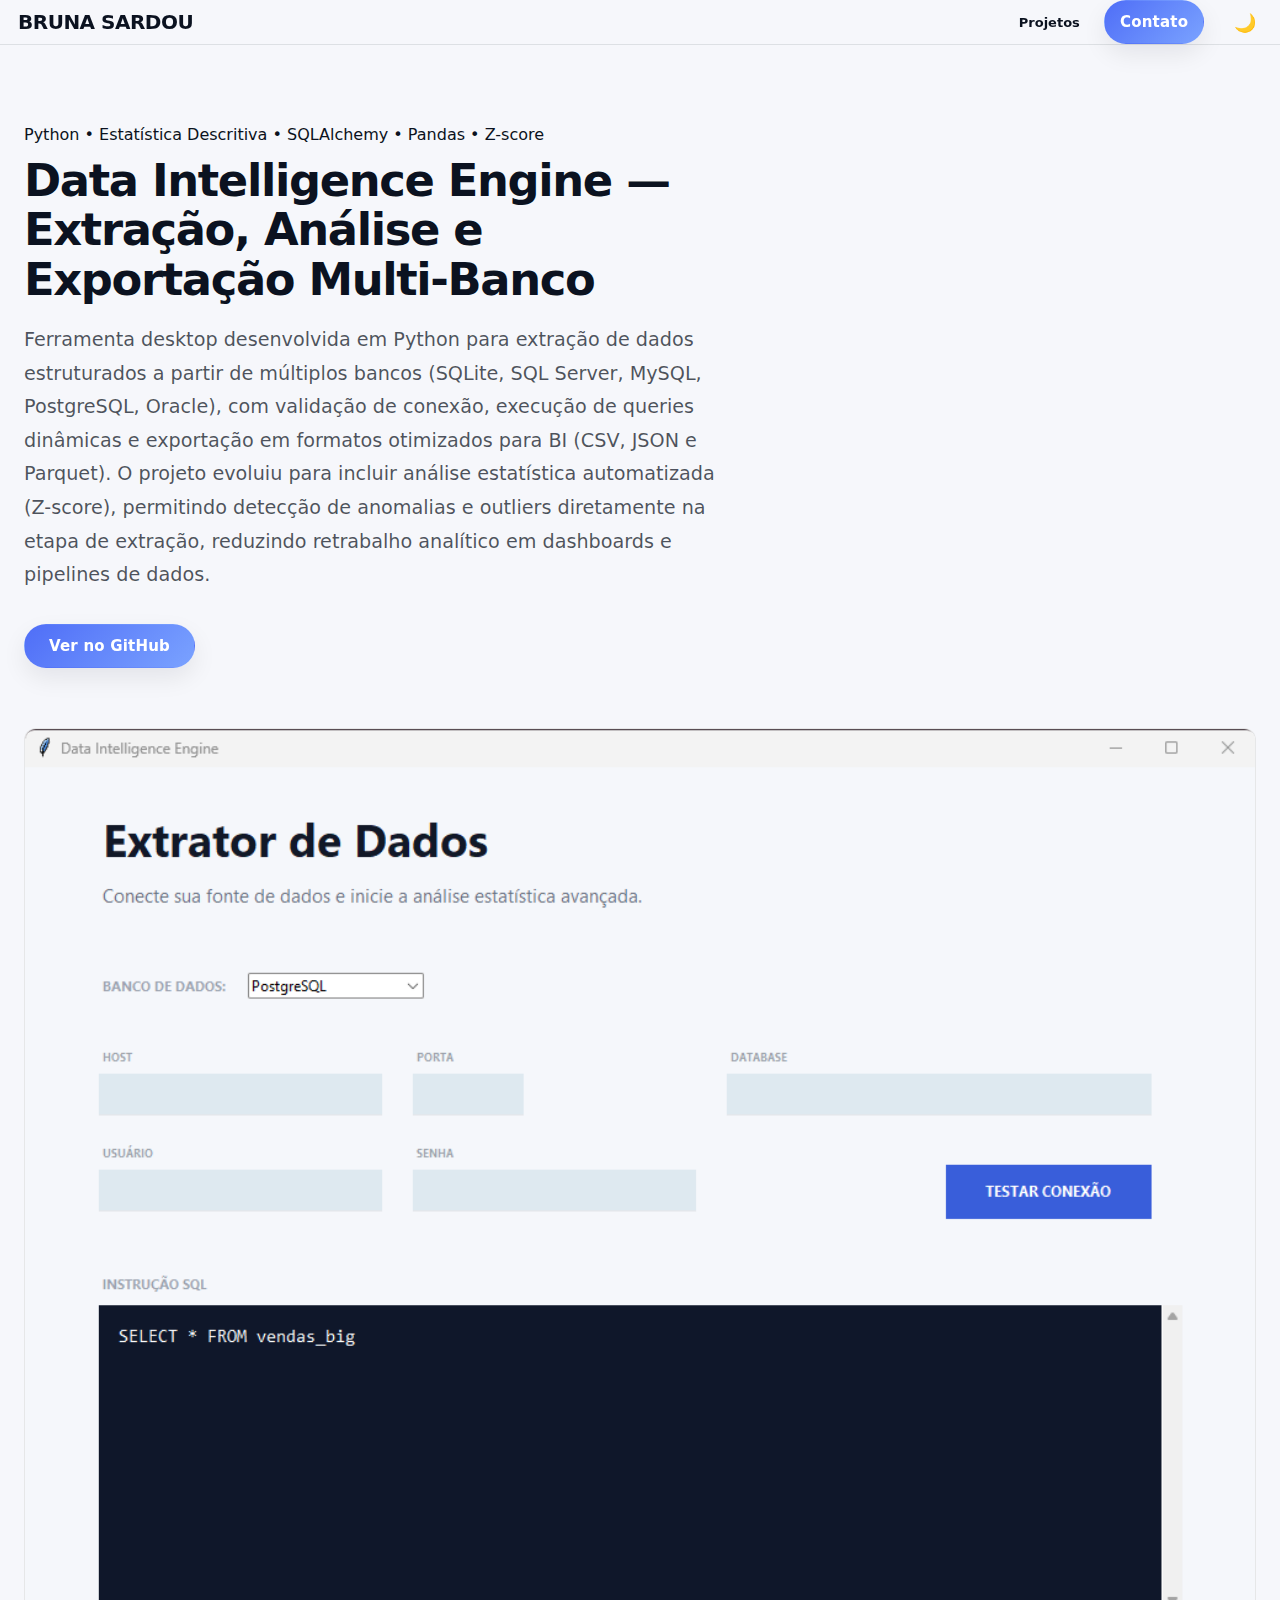
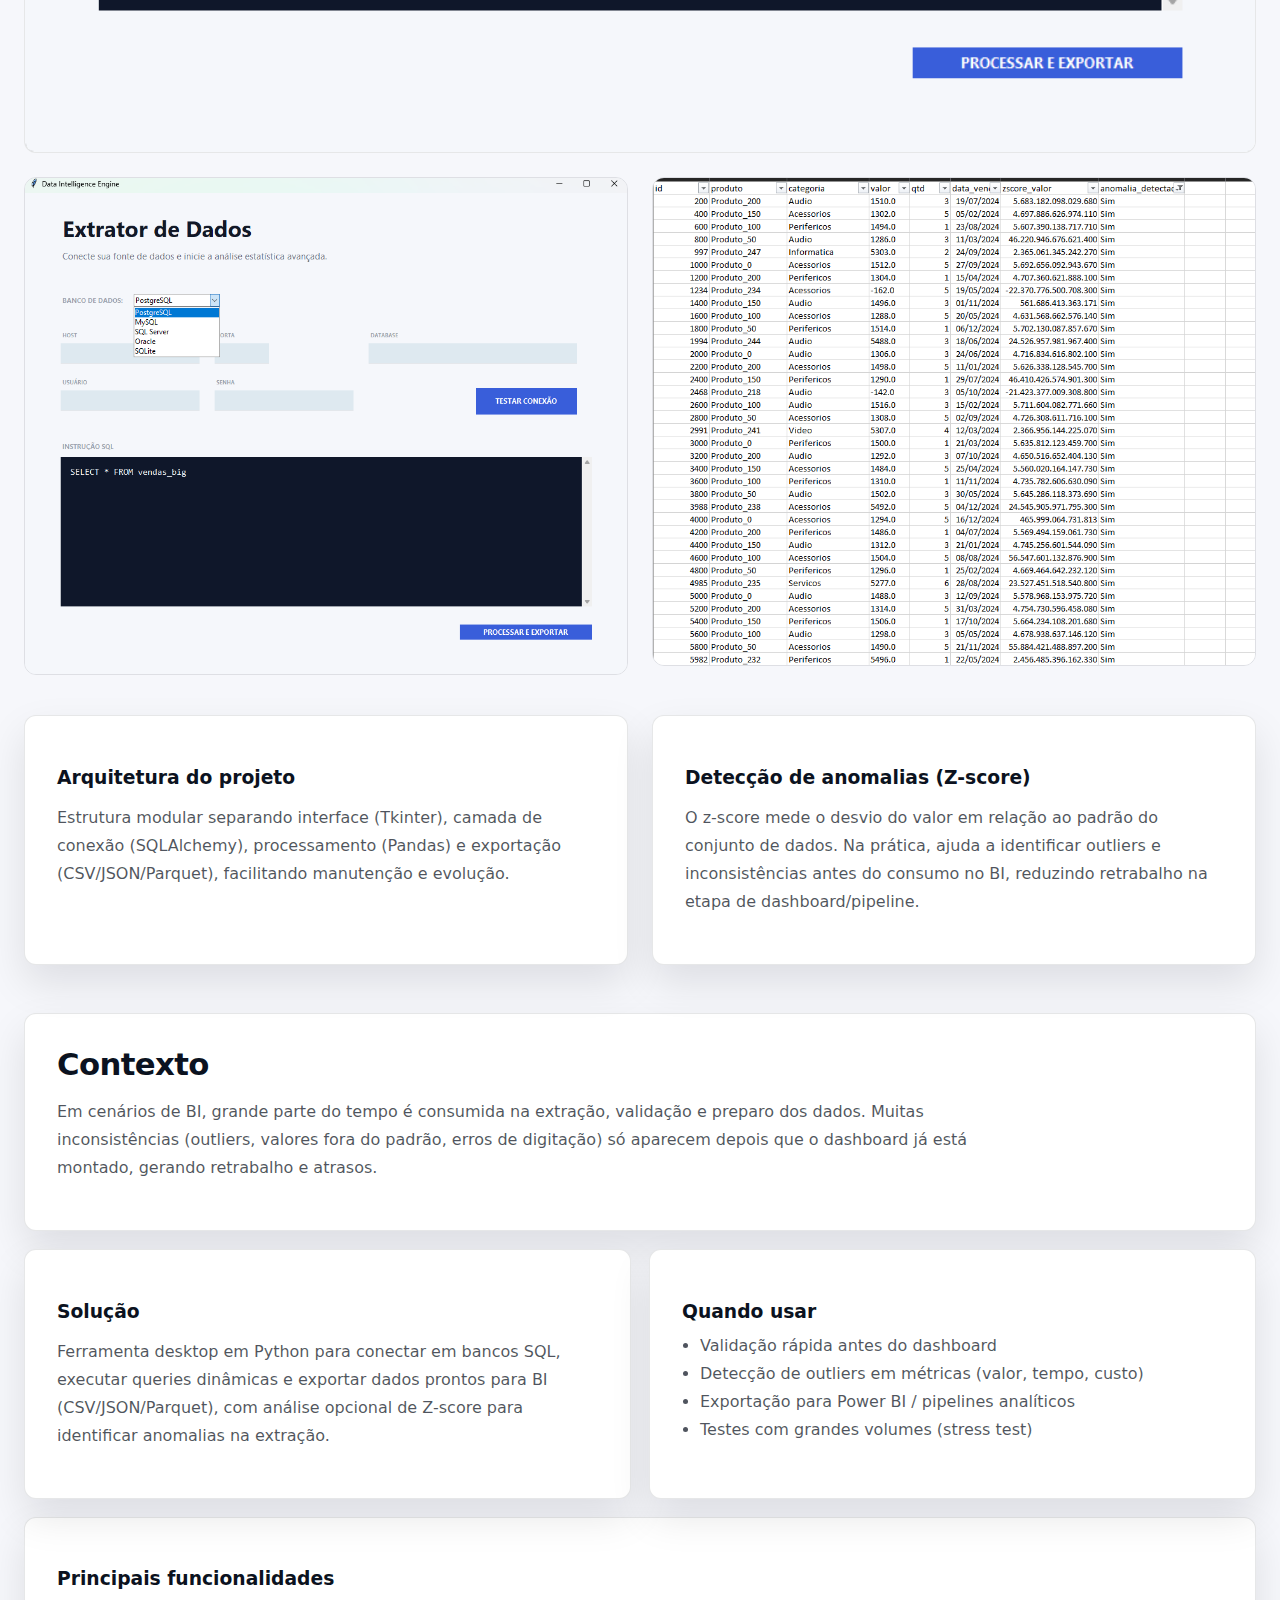
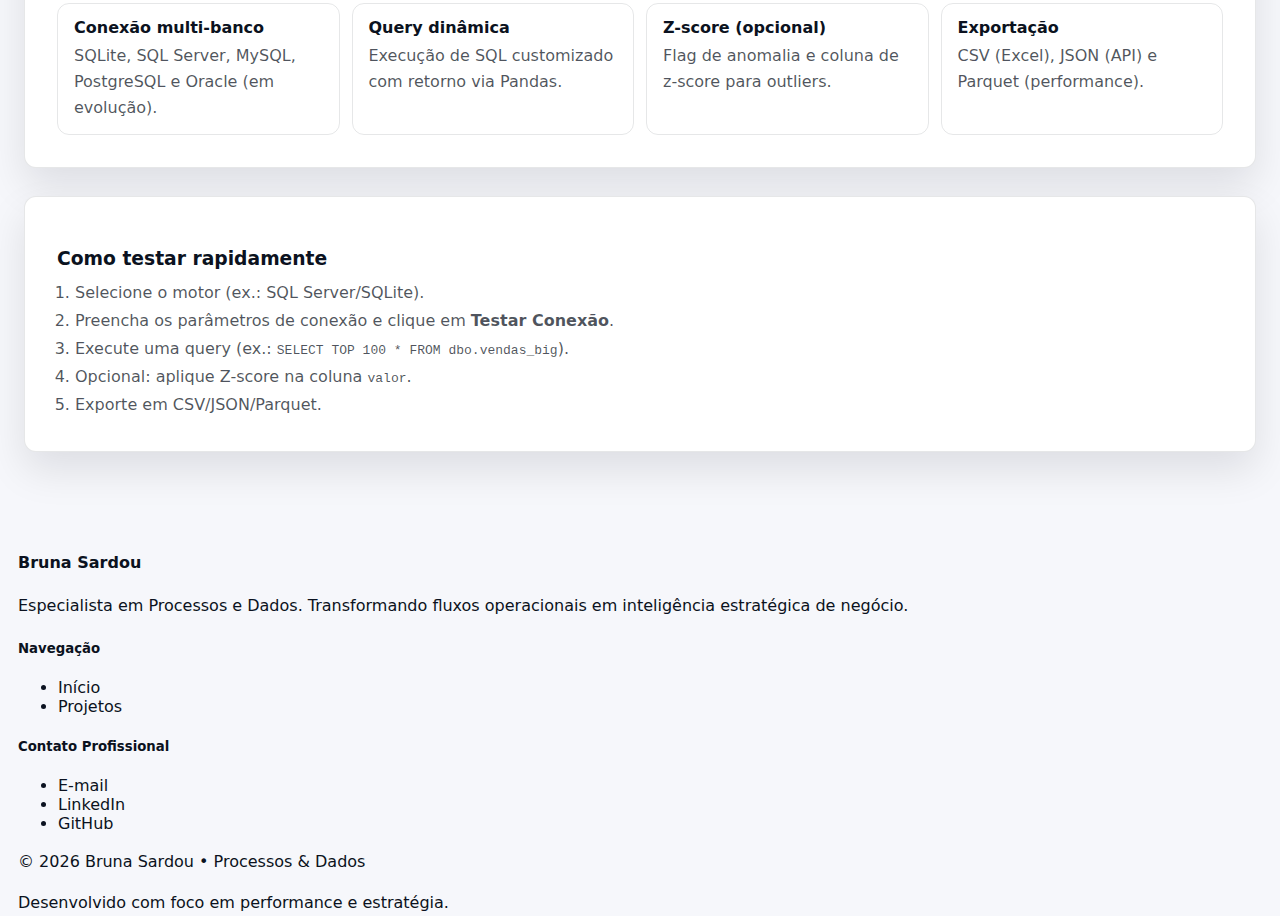
<file: assets/cases/python-extrator-dados-powerbi.html>
<!doctype html>
<html lang="pt-br">
<head>
  <meta charset="utf-8" />
  <meta name="viewport" content="width=device-width,initial-scale=1" />
  <title>Case | Data Intelligence Engine — Bruna Sardou</title>
  <link rel="stylesheet" href="../css/style.css" />
  <link href="https://fonts.googleapis.com/css2?family=Inter:wght@400;600;700;800&display=swap" rel="stylesheet">
</head>
<body>
<header class="header">
  <div class="container header-inner">
    <a href="../../index.html" style="font-weight:800; text-decoration:none; color:var(--text); font-size:clamp(16px, 4vw, 20px); letter-spacing:-0.5px;">BRUNA SARDOU</a>
    <nav style="display:flex; gap:clamp(10px, 3vw, 24px); align-items:center;">
      <a href="../../index.html#projetos" style="text-decoration:none; font-weight:600; font-size:13px; color:var(--text);">Projetos</a>
      <a href="#contato" class="btn btn-primary" style="padding:8px 15px; font-size: 12px;">Contato</a>
      <button id="themeToggle" style="background:none; border:none; cursor:pointer; font-size:18px;">🌙</button>
    </nav>
  </div>
</header>

  <main class="container" style="padding: clamp(40px, 8vw, 80px) 24px;">
    <section class="hero__grid">
      <div class="hero__text">
        <span class="card-tag">Python • Estatística Descritiva • SQLAlchemy • Pandas • Z-score</span>
        <h1 style="margin-top:12px; font-size: clamp(1.8rem, 5vw, 2.8rem); line-height: 1.1;">Data Intelligence Engine — Extração, Análise e Exportação Multi-Banco</h1>
        <p class="lead" style="font-size: clamp(1rem, 2vw, 1.2rem); max-width: 850px;">
            Ferramenta desktop desenvolvida em Python para extração de dados estruturados
            a partir de múltiplos bancos (SQLite, SQL Server, MySQL, PostgreSQL, Oracle),
            com validação de conexão, execução de queries dinâmicas e exportação
            em formatos otimizados para BI (CSV, JSON e Parquet).

            O projeto evoluiu para incluir análise estatística automatizada (Z-score),
            permitindo detecção de anomalias e outliers diretamente na etapa de extração,
            reduzindo retrabalho analítico em dashboards e pipelines de dados.
        </p>
        <div style="display:flex; gap:12px; margin-top:32px;">
          <a href="https://github.com/brunasardou/python-extrator-dados-powerbi" target="_blank" class="btn btn-primary" style="width: auto; padding: 12px 24px;">Ver no GitHub</a>
        </div>
      </div>
    </section>

    <section style="margin-top: 60px;">
      <div class="card" style="padding: 0; overflow: hidden; border-radius: 12px; cursor: zoom-in; margin-bottom: 24px; border: 1px solid var(--border); box-shadow: var(--shadow);">
        <img src="../img/Proj04/tela.png" 
             class="card-img open-lightbox" 
             data-imgs="../img/Proj04/tela.png,../img/Proj04/selecao_de_banco.png,../img/Proj04/teste_conexao.png,../img/Proj04/selecao_para_zscore.png,../img/Proj04/aplicar_analise_zscore.png,../img/Proj04/report_SQLServer_zscore_csv.png" 
             style="width:100%; height: auto; display:block;" alt="Tela do extrator com conexão SQL Server">
      </div>
      
      <div style="display: grid; grid-template-columns: repeat(auto-fit, minmax(280px, 1fr)); gap: 24px; margin-bottom: 40px;">
        <img src="../img/Proj04/selecao_de_banco.png" class="card-img open-lightbox" 
             data-imgs="../img/Proj04/selecao_de_banco.png,../img/Proj04/teste_conexao.png,../img/Proj04/selecao_para_zscore.png,../img/Proj04/aplicar_analise_zscore.png,../img/Proj04/report_SQLServer_zscore_csv.png" 
             style="width:100%; height: auto; border-radius: 12px; cursor: zoom-in; border:1px solid var(--border); box-shadow: var(--shadow);" alt="Resultado com coluna de z-score e flag de anomalia">
        <img src="../img/Proj04/report_SQLServer_zscore_csv.png" class="card-img open-lightbox" 
             data-imgs="../img/Proj04/report_SQLServer_zscore_csv.png,../img/Proj04/selecao_de_banco.png,../img/Proj04/teste_conexao.png,../img/Proj04/selecao_para_zscore.png,../img/Proj04/aplicar_analise_zscore.png" 
             style="width:100%; height: auto; border-radius: 12px; cursor: zoom-in; border:1px solid var(--border); box-shadow: var(--shadow);" alt="Exportação para CSV/Parquet/JSON">
      </div>

    <div style="display: grid; grid-template-columns: repeat(auto-fit, minmax(280px, 1fr)); gap: 24px;">
    <div class="card" style="padding: clamp(20px, 5vw, 32px); border-radius: 12px; border: 1px solid var(--border);">
        <h3 style="font-weight: 900; margin-bottom: 12px;">Arquitetura do projeto</h3>
        <p style="color:var(--muted); line-height: 1.75;">
        Estrutura modular separando interface (Tkinter), camada de conexão (SQLAlchemy),
        processamento (Pandas) e exportação (CSV/JSON/Parquet), facilitando manutenção e evolução.
        </p>
    </div>
    <div class="card" style="padding: clamp(20px, 5vw, 32px); border-radius: 12px; border: 1px solid var(--border);">
        <h3 style="font-weight: 900; margin-bottom: 12px;">Detecção de anomalias (Z-score)</h3>
        <p style="color:var(--muted); line-height: 1.75;">
        O z-score mede o desvio do valor em relação ao padrão do conjunto de dados.
        Na prática, ajuda a identificar outliers e inconsistências antes do consumo no BI,
        reduzindo retrabalho na etapa de dashboard/pipeline.
        </p>
    </div>
    </div>


        <!-- CONTEXTO / PROBLEMA -->
    <section style="margin-top: 48px;">
      <div class="card" style="padding: clamp(20px, 5vw, 32px); border-radius: 12px; border: 1px solid var(--border);">
        <h2 style="font-weight: 900; margin-bottom: 10px;">Contexto</h2>
        <p style="color:var(--muted); line-height: 1.75; max-width: 980px;">
          Em cenários de BI, grande parte do tempo é consumida na extração, validação e preparo dos dados.
          Muitas inconsistências (outliers, valores fora do padrão, erros de digitação) só aparecem depois que o dashboard já está montado,
          gerando retrabalho e atrasos.
        </p>
      </div>
    </section>

    <!-- SOLUÇÃO -->
    <section style="margin-top: 18px;">
      <div style="display:grid; grid-template-columns: repeat(auto-fit, minmax(280px, 1fr)); gap: 18px;">
        <div class="card" style="padding: clamp(20px, 5vw, 32px); border-radius: 12px; border: 1px solid var(--border);">
          <h3 style="font-weight: 900; margin-bottom: 10px;">Solução</h3>
          <p style="color:var(--muted); line-height: 1.75;">
            Ferramenta desktop em Python para conectar em bancos SQL, executar queries dinâmicas e exportar dados prontos para BI
            (CSV/JSON/Parquet), com análise opcional de Z-score para identificar anomalias na extração.
          </p>
        </div>
        <div class="card" style="padding: clamp(20px, 5vw, 32px); border-radius: 12px; border: 1px solid var(--border);">
          <h3 style="font-weight: 900; margin-bottom: 10px;">Quando usar</h3>
          <ul style="margin:0; padding-left: 18px; color:var(--muted); line-height: 1.75;">
            <li>Validação rápida antes do dashboard</li>
            <li>Detecção de outliers em métricas (valor, tempo, custo)</li>
            <li>Exportação para Power BI / pipelines analíticos</li>
            <li>Testes com grandes volumes (stress test)</li>
          </ul>
        </div>
      </div>
    </section>

    <!-- FUNCIONALIDADES -->
    <section style="margin-top: 18px;">
      <div class="card" style="padding: clamp(20px, 5vw, 32px); border-radius: 12px; border: 1px solid var(--border);">
        <h3 style="font-weight: 900; margin-bottom: 14px;">Principais funcionalidades</h3>
        <div style="display:grid; grid-template-columns: repeat(auto-fit, minmax(240px, 1fr)); gap: 12px;">
          <div style="padding: 14px 16px; border: 1px solid var(--border); border-radius: 12px;">
            <strong>Conexão multi-banco</strong>
            <p style="margin:6px 0 0; color:var(--muted); line-height: 1.6;">SQLite, SQL Server, MySQL, PostgreSQL e Oracle (em evolução).</p>
          </div>
          <div style="padding: 14px 16px; border: 1px solid var(--border); border-radius: 12px;">
            <strong>Query dinâmica</strong>
            <p style="margin:6px 0 0; color:var(--muted); line-height: 1.6;">Execução de SQL customizado com retorno via Pandas.</p>
          </div>
          <div style="padding: 14px 16px; border: 1px solid var(--border); border-radius: 12px;">
            <strong>Z-score (opcional)</strong>
            <p style="margin:6px 0 0; color:var(--muted); line-height: 1.6;">Flag de anomalia e coluna de z-score para outliers.</p>
          </div>
          <div style="padding: 14px 16px; border: 1px solid var(--border); border-radius: 12px;">
            <strong>Exportação</strong>
            <p style="margin:6px 0 0; color:var(--muted); line-height: 1.6;">CSV (Excel), JSON (API) e Parquet (performance).</p>
          </div>
        </div>
      </div>
    </section>
        <section style="margin-top: 28px;">
    <div class="card" style="padding: clamp(20px, 5vw, 32px); border-radius: 12px; border: 1px solid var(--border);">
        <h3 style="font-weight: 900; margin-bottom: 10px;">Como testar rapidamente</h3>
        <ol style="margin: 0; padding-left: 18px; color:var(--muted); line-height: 1.75;">
        <li>Selecione o motor (ex.: SQL Server/SQLite).</li>
        <li>Preencha os parâmetros de conexão e clique em <strong>Testar Conexão</strong>.</li>
        <li>Execute uma query (ex.: <code>SELECT TOP 100 * FROM dbo.vendas_big</code>).</li>
        <li>Opcional: aplique Z-score na coluna <code>valor</code>.</li>
        <li>Exporte em CSV/JSON/Parquet.</li>
        </ol>
    </div>
    </section>
  </main>


  <footer class="footer-professional">
    <div class="container">
      <div class="footer-inner">
        <div class="footer-brand">
          <h4>Bruna Sardou</h4>
          <p>Especialista em Processos e Dados. Transformando fluxos operacionais em inteligência estratégica de negócio.</p>
        </div>
      <section id="contato" class="grid_contato">
        <nav class="footer-nav">
          <div class="footer-nav__col">
            <h5>Navegação</h5>
            <ul class="footer-nav__links">
              <li><a href="../../index.html#inicio" class="footer-nav__link">Início</a></li>
              <li><a href="../../index.html#projetos" class="footer-nav__link">Projetos</a></li>
            </ul>
          </div>
        
          <div class="footer-nav__col">
            <h5>Contato Profissional</h5>
            <ul class="footer-nav__links">
              <li><a href="mailto:brunasardou@gmail.com" class="footer-nav__link">E-mail</a></li>
              <li><a href="https://linkedin.com/in/brunasardou" target="_blank" class="footer-nav__link">LinkedIn</a></li>
              <li><a href="https://github.com/brunasardou" target="_blank" class="footer-nav__link">GitHub</a></li>
            </ul>
            </div>
          </nav>
        </div>
       </section>  
      <div class="footer-bottom">
        <p>© <span id="year"></span> Bruna Sardou • Processos & Dados</p>
        <p>Desenvolvido com foco em performance e estratégia.</p>
      </div>
    </div>
  </footer>

  <script src="../js/main.js"></script>
  
</body>
</html>
</file>
<file: assets/css/style.css>
/* =========================================
   CLEAN PREMIUM THEME (Light + Dark)
========================================= */

:root{
  --container: 1120px;
  --bg: #f6f7fb;
  --surface: #ffffff;
  --surface2: rgba(255,255,255,.72);
  --text: #0b1220;
  --muted: rgba(11,18,32,.72);
  --border: rgba(11,18,32,.10);
  --accent: #4f6ef7;
  --accent2:#7aa2ff;
  --radius: 16px;
  --radius2: 22px;
  --shadow1: 0 10px 24px rgba(2,6,23,.08);
  --shadow2: 0 18px 40px rgba(2,6,23,.10);
  --pad: 24px;
  --pad2: 32px;
  --font: ui-sans-serif, system-ui, -apple-system, Segoe UI, Roboto, Arial, "Apple Color Emoji","Segoe UI Emoji";
}

:root[data-theme="dark"]{
  --bg: #070a12;
  --surface: rgba(255,255,255,.06);
  --surface2: rgba(255,255,255,.08);
  --text: rgba(255,255,255,.92);
  --muted: rgba(255,255,255,.72);
  --border: rgba(255,255,255,.10);
  --shadow1: 0 10px 24px rgba(0,0,0,.35);
  --shadow2: 0 18px 40px rgba(0,0,0,.45);
}

*{
  box-sizing: border-box;
}

html{
  scroll-behavior:smooth;
}

body{
  margin: 0;
  font-family: var(--font);
  color: var(--text);
  background: radial-gradient(900px 420px at 15% 0%, rgba(37,99,235,.10), transparent 60%),
              radial-gradient(900px 420px at 85% 0%, rgba(29,78,216,.08), transparent 60%),
              var(--bg);
}

a{
  color: inherit;
}

img{
  max-width:100%;
  display:block;
}

.container{
  max-width: var(--container);
  margin: 0 auto;
  padding: 0 var(--pad);
}

.section{
  padding: 72px 0;
}

/* Typography */
h1{
  font-size: clamp(32px, 4vw, 50px);
  letter-spacing: -0.03em;
  line-height: 1.05;
  margin: 0 0 12px;
}

h2{
  font-size: clamp(22px, 2.4vw, 32px);
  margin: 0 0 18px;
  letter-spacing: -0.02em;
}

p{
  line-height: 1.6;
}

.lead{
  font-size: 16px;
  color: var(--muted);
  color:var(--muted);
  line-height:1.75;
}

/* Header clean */
.header{
  position: sticky;
  top: 0;
  z-index: 50;
  border-bottom: 1px solid var(--border);
  background: rgba(246,247,251,.65);
  backdrop-filter: blur(10px);
}

:root[data-theme="dark"] .header{
  background: rgba(7,10,18,.60);
}

.header-inner{
  display:flex;
  align-items:center;
  justify-content:space-between;
  gap: 16px;
  padding: 14px 0;
}

/* Buttons */
.btn{
  display:inline-flex;
  align-items:center;
  justify-content:center;
  gap: 10px;
  height: 44px;
  padding: 0 16px;
  border-radius: 999px;
  border: 1px solid var(--border);
  background: var(--surface2);
  box-shadow: var(--shadow1);
  text-decoration:none;
  transition: transform .15s ease, box-shadow .15s ease, background .15s ease;
}

.btn:hover{
  transform: translateY(-1px);
  box-shadow: var(--shadow2);
}

.btn-primary{
  border-color: transparent;
  background: linear-gradient(135deg, var(--accent), var(--accent2));
  color: #fff;
}

.btn-ghost{
  background: rgba(59,109,246,.08);
  border-color: rgba(59,109,246,.25);
  color: var(--accent);
}

.btn-icon{
  width: 44px;
  padding: 0;
}

.btn-primary:hover{
  transform: translateY(-1px);
  box-shadow: inset 0 1px 0 rgba(255,255,255,.4), 0 14px 34px rgba(59,109,246,.45);
}

/* Card */
.card{
  border: 1px solid var(--border);
  background: var(--surface);
  border-radius: var(--radius2);
  box-shadow: var(--shadow1);
  overflow: hidden;
  transition: transform .16s ease, box-shadow .16s ease, border-color .16s ease;
}

.card:hover{
  transform: translateY(-2px);
  box-shadow: var(--shadow2);
  border-color: rgba(37,99,235,.22);
}

.card-body{
  padding: 18px 18px 16px;
}

.card-media{
  aspect-ratio: 16/9;
  background: rgba(2,6,23,.04);
  border-bottom: 1px solid var(--border);
}

.card-media img{
  width:100%;
  height:100%;
  object-fit: cover;
}

.kicker{
  font-size: 12px;
  color: var(--muted);
  margin-bottom: 6px;
}

.title{
  font-size: 18px;
  margin: 0 0 8px;
}

.text{
  color: var(--muted);
  margin: 0 0 12px;
}

.badges{
  display:flex;
  flex-wrap:wrap;
  gap: 8px;
}

.badge{
  font-size: 12px;
  padding: 6px 10px;
  border-radius: 999px;
  border: 1px solid var(--border);
  background: rgba(37,99,235,.07);
}

/* Grid */
.grid{
  display:grid;
  gap: 22px;
}

.grid-3{
  grid-template-columns: repeat(3, minmax(0,1fr));
}

@media (max-width: 980px){
  .grid-3{
    grid-template-columns: 1fr;
  }
}

/* Divider */
.hr{
  height:1px;
  background: linear-gradient(to right, transparent, var(--border), transparent);
  margin: 28px 0 22px;
}

/* =========================================
   BASE
========================================= */

*{
  box-sizing:border-box
}

html,body{
  height:100%
}

body{
  margin:0;
  font-family:Inter,system-ui,-apple-system,Segoe UI,Roboto,Arial,sans-serif;
  color:var(--text);
  background:var(--bg);
}

a{
  text-decoration:none;
  color:inherit
}

img{
  max-width:100%;
  display:block
}

.container{
  max-width:var(--max);
  margin:0 auto;
  padding:0 18px;
}

.muted{
  opacity:.75;
}

/* =========================================
   TOPBAR / NAV
========================================= */

.topbar{
  position:sticky;
  top:0;
  z-index:20;
  background:color-mix(in srgb,var(--surface) 80%,transparent);
  backdrop-filter:blur(10px);
  border-bottom:1px solid var(--border);
}

.topbar__inner{
  display:flex;
  align-items:center;
  justify-content:space-between;
  padding:14px 0;
}

.brand{
  display:flex;
  align-items:center;
  gap:10px;
  font-weight:900;
}

.brand__dot{
  width:12px;
  height:12px;
  border-radius:999px;
  background:linear-gradient(140deg,var(--accent2),var(--accent));
}

.nav{
  display:flex;
  gap:8px;
}

.nav a{
  padding:8px 10px;
  border-radius:12px;
  font-weight:800;
  color:var(--muted);
}

.nav a:hover{
  background:color-mix(in srgb,var(--text) 6%,transparent);
  color:var(--text);
}

/* hamburger: desktop OFF (só aparece no responsivo) */
.nav__toggle{
  display:inline-flex
}

@media(max-width:760px){
  .nav{
    display:none
  }

  .nav__toggle{
    display:inline-flex;
  }

  .nav.is-open{
    display:flex;
    position:absolute;
    top:60px;
    right:18px;
    flex-direction:column;
    background:var(--surface);
    border:1px solid var(--border);
    border-radius:16px;
    padding:10px;
    min-width:180px;
    box-shadow:var(--shadow2);
  }
}

/* =========================================
   HERO
========================================= */

.hero{
  padding:56px 0 20px
}

.hero__grid{
  display:grid;
  grid-template-columns:1.15fr .85fr;
  gap:18px;
}

@media(max-width:980px){
  .hero__grid{
    grid-template-columns:1fr
  }
}

.eyebrow{
  display:inline-block;
  padding:8px 12px;
  border-radius:999px;
  background:var(--surface);
  border:1px solid var(--border);
  font-weight:800;
  color:var(--muted);
}

h1{
  font-size:clamp(30px,4vw,48px);
  margin:12px 0;
  line-height:1.05;
}

.hero__cta{
  display:flex;
  gap:10px;
  margin-top:16px;
  flex-wrap:wrap;
}

.chips{
  display:flex;
  gap:10px;
  flex-wrap:wrap;
  margin:16px 0;
}

.chip{
  padding:8px 10px;
  border-radius:999px;
  font-size:13px;
  background:var(--surface);
  border:1px solid var(--border);
  color:var(--muted);
  font-weight:700;
}

/* =========================================
   SECTIONS / CARDS
========================================= */

.section{
  padding:64px 0
}

.section--alt{
  background:color-mix(in srgb,var(--surface) 70%,transparent);
  border-top:1px solid var(--border);
  border-bottom:1px solid var(--border);
}

.section__head{
  margin-bottom:20px
}

.section__head h2{
  font-size:28px;
  margin:0 0 8px;
}

.grid{
  display:grid;
  gap:14px;
}

.grid--2{
  grid-template-columns:repeat(2,1fr)
}

.grid--3{
  grid-template-columns:repeat(3,1fr)
}

@media(max-width:980px){
  .grid--2,
  .grid--3{
    grid-template-columns:1fr
  }
}

.card{
  background:var(--surface);
  border:1px solid var(--border);
  border-radius:var(--radius2);
  padding:18px;
  box-shadow:var(--shadow2);
}

.card--glass{
  box-shadow:var(--shadow)
}

.bullets{
  padding-left:18px;
  color:var(--muted);
  line-height:1.75;
}

.list{
  margin:0;
  padding-left:18px;
  color:var(--muted);
  line-height:1.75;
}

/* =========================================
   PROJECTS V2
========================================= */

.projects-v2{
  display:grid;
  grid-template-columns:1fr;
  gap:18px;
}

@media(min-width:900px){
  .projects-v2{
    grid-template-columns:1fr 1fr
  }
}

.p2{
  display:flex;
  flex-direction:column;
}

.p2__media{
  aspect-ratio:16/9;
  border-radius:14px;
  overflow:hidden;
  cursor:zoom-in;
  border:1px solid var(--border);
}

.p2__media img{
  width:100%;
  height:100%;
  object-fit:contain;
  transition:.25s ease;
}

.p2__media:hover img{
  transform:scale(1.04);
}

.p2__body{
  padding:16px;
  display:flex;
  flex-direction:column;
  gap:10px;
}

.p2__actions{
  margin-top:auto;
  display:flex;
  gap:10px;
  flex-wrap:wrap;
  align-items:center;
}

/* garante que “Ver imagem” e “Ver case completo” fiquem idênticos */
.p2__actions .btn{
  font-size: 15px;
  line-height: 1;
  font-weight: 800;
  letter-spacing: .2px;
  min-height: 44px;
  padding: 12px 16px;
}


/* Se o GitHub estiver fora do bloco .p2__actions (Projeto 01) */
.p2__body > a.btn--ghost[href*="github.com"]{
  width:100%;
  margin-top:12px;
}

/* =========================================
   CONTACT V2
========================================= */

.contact-v2{
  display:flex;
  justify-content:center;
}

.contact-v2__card{
  width:100%;
  max-width:520px;
}

.contact-v2__actions{
  display:grid;
  gap:10px;
}

.contact-v2__actions .btn{
  width:100%;
}

.contact-v2__highlights{
  display:flex;
  gap:10px;
  flex-wrap:wrap;
  margin-top:14px;
  padding-top:14px;
  border-top:1px solid var(--border);
}

.pill{
  padding:8px 12px;
  border-radius:999px;
  font-size:13px;
  font-weight:800;
  border:1px solid var(--border);
  background:color-mix(in srgb,var(--text) 4%,var(--surface));
}

/* =========================================
   FOOTER
========================================= */

.footer{
  margin-top:20px;
  padding-top:14px;
  border-top:1px solid var(--border);
  text-align:center;
}

/* =========================================
   LIGHTBOX (INDEX)
========================================= */

.lightbox{
  position:fixed;
  inset:0;
  background:rgba(0,0,0,.75);
  display:none;
  align-items:center;
  justify-content:center;
  z-index:9999;
}

.lightbox.is-open{
  display:flex
}

.lightbox__content{
  position:relative;
  max-width:95vw;
  max-height:90vh;
}

.lightbox__img{
  max-width:100%;
  max-height:90vh;
  object-fit:contain;
  border-radius:12px;
}

.lightbox__close{
  position:absolute;
  top:10px;
  right:10px;
  width:36px;
  height:36px;
  border-radius:999px;
  background:#111;
  color:#fff;
  border:none;
  cursor:pointer;
}

/* =========================================
   CASE PAGES (geral)
========================================= */

.project-hero{
  max-width: 1100px;
  margin: 24px auto;
  padding: 0 16px;
}

.back-link{
  text-decoration:none;
  opacity:.8;
}

.project-content{
  max-width: 1100px;
  margin: 0 auto 48px;
  padding: 0 16px;
  display: grid;
  gap: 18px;
}

.block{
  background: rgba(255,255,255,.65);
  border: 1px solid rgba(0,0,0,.08);
  border-radius: 14px;
  padding: 18px;
  box-shadow: 0 10px 24px rgba(0,0,0,.05);
}

.kpi-list{
  display: flex;
  flex-wrap: wrap;
  gap: 8px;
  list-style: none;
  padding: 0;
  margin: 0;
}

.kpi-list li{
  padding: 6px 10px;
  border-radius: 999px;
  border: 1px solid rgba(0,0,0,.08);
  background: rgba(255,255,255,.55);
}

/* =========================================
   PROJETO 3 — AJUSTES (SPACING + CARROSSEL + VIEWER)
========================================= */

.project-hero{
  margin: 34px auto 18px;
}

.project-content{
  gap: 28px;
  margin: 0 auto 64px;
}

.block{
  padding: 24px;
  border-radius: 18px;
  background: color-mix(in srgb, var(--surface) 78%, transparent);
  border: 1px solid var(--border);
  box-shadow: var(--shadow2);
}

.block h2,
.block h3{
  margin: 0 0 10px;
}

.block p{
  margin: 0;
  line-height: 1.75;
  color: var(--muted);
}

/* ===== Carrossel Projeto 3 ===== */
.p3-gallery{
  position: relative;
  margin-top: 14px;
}

.p3-gallery__track{
  display: flex;
  gap: 14px;
  overflow-x: auto;
  scroll-behavior: smooth;
  padding: 10px 8px 8px;
  border-radius: 16px;
  border: 1px solid var(--border);
  background: color-mix(in srgb,var(--surface) 65%, transparent);
  scroll-snap-type: x mandatory;
  scrollbar-width: none;
}

.p3-gallery__track::-webkit-scrollbar{
  display:none;
}

.p3-gallery__item{
  flex: 0 0 auto;
  width: min(560px, 86vw);
  scroll-snap-align: start;
  margin: 0;
}

.p3-gallery__media{
  width: 100%;
  aspect-ratio: 16 / 9;
  border-radius: 16px;
  overflow: hidden;
  border: 1px solid var(--border);
  background: var(--surface);
  box-shadow: var(--shadow2);
}

.p3-gallery__media img{
  width: 100%;
  height: 100%;
  object-fit: contain;
  display: block;
  transition: transform .25s ease;
}

.p3-gallery__item:hover .p3-gallery__media img{
  transform: scale(1.02);
}

.p3-gallery__caption{
  margin-top: 10px;
  font-size: 13px;
  color: var(--muted2);
  font-weight: 800;
  padding: 0 4px;
}

.p3-gallery__nav{
  position: absolute;
  top: 50%;
  transform: translateY(-50%);
  width: 44px;
  height: 44px;
  border-radius: 999px;
  border: 1px solid var(--border);
  background: color-mix(in srgb,var(--surface) 78%, transparent);
  backdrop-filter: blur(10px);
  box-shadow: var(--shadow2);
  display: grid;
  place-items: center;
  cursor: pointer;
  z-index: 5;
  font-size: 22px;
  font-weight: 900;
  color: var(--text);
  user-select: none;
}

.p3-gallery__nav:hover{
  box-shadow: var(--shadow);
}

.p3-gallery__nav--prev{
  left: 10px;
}

.p3-gallery__nav--next{
  right: 10px;
}

.p3-gallery__nav[disabled]{
  opacity: .55;
  cursor: default;
  pointer-events: none;
}

@media (max-width: 520px){
  .p3-gallery__nav{
    width: 40px;
    height: 40px;
    font-size: 20px;
  }

  .p3-gallery__nav--prev{
    left: 6px;
  }

  .p3-gallery__nav--next{
    right: 6px;
  }
}

/* ===== Viewer fullscreen (Projeto 3) ===== */
.p3-viewer{
  position: fixed;
  inset: 0;
  background: rgba(0,0,0,.75);
  display: none;
  align-items: center;
  justify-content: center;
  z-index: 9999;
  padding: 18px;
}

.p3-viewer.is-open{
  display:flex;
}

.p3-viewer__content{
  position: relative;
  width: min(1200px, 96vw);
  height: min(720px, 92vh);
  border-radius: 18px;
  border: 1px solid color-mix(in srgb, var(--border) 60%, transparent);
  background: color-mix(in srgb, var(--surface) 14%, transparent);
  backdrop-filter: blur(12px);
  box-shadow: var(--shadow);
  overflow: hidden;
}

.p3-viewer__track{
  height: 100%;
  display: flex;
  gap: 14px;
  overflow-x: auto;
  scroll-behavior: smooth;
  scroll-snap-type: x mandatory;
  padding: 56px 18px 18px;
  scrollbar-width: none;
}

.p3-viewer__track::-webkit-scrollbar{
  display:none;
}

.p3-viewer__slide{
  flex: 0 0 auto;
  width: 100%;
  height: calc(100% - 0px);
  scroll-snap-align: start;
  display: grid;
  place-items: center;
}

.p3-viewer__img{
  width: 100%;
  height: 100%;
  object-fit: contain;
}

.p3-viewer__close{
  position: absolute;
  top: 12px;
  right: 12px;
  width: 40px;
  height: 40px;
  border-radius: 999px;
  border: 1px solid color-mix(in srgb, var(--border) 70%, transparent);
  background: rgba(0,0,0,.35);
  color: #fff;
  cursor: pointer;
  z-index: 2;
}

.p3-viewer__nav{
  position: absolute;
  top: 50%;
  transform: translateY(-50%);
  width: 46px;
  height: 46px;
  border-radius: 999px;
  border: 1px solid color-mix(in srgb, var(--border) 70%, transparent);
  background: rgba(0,0,0,.35);
  color: #fff;
  cursor: pointer;
  z-index: 2;
  font-size: 24px;
  font-weight: 900;
}

.p3-viewer__nav--prev{
  left: 10px;
}

.p3-viewer__nav--next{
  right: 10px;
}

.p3-viewer__nav[disabled]{
  opacity: .5;
  pointer-events: none;
}

@media (max-width: 520px){
  .p3-viewer__content{
    height: 92vh;
  }
}

/* FIX: hamburger só no responsivo (força a regra) */
#navToggle{
  display:none !important;
}

@media (max-width:760px){
  #navToggle{
    display:inline-flex !important;
  }
}

/* ================================
   CENTRALIZAR CARD QUANDO SOBRA COLUNA (último item ímpar / ou único item)
================================ */

/* 1) Se existir APENAS 1 card na lista, centraliza ele */
.projects-v2 > .p2:only-child{
  max-width: 560px; /* ajuste se quiser: 520~620 */
  justify-self: center;
}

/* 2) Se estiver em 2 colunas e SOBRAR 1 card na última linha (3 cards, 5 cards...) */
@media (min-width: 900px){
  .projects-v2 > .p2:last-child:nth-child(odd){
    grid-column: 1 / -1; /* ocupa a linha toda */
    max-width: 560px; /* e fica "no meio" */
    justify-self: center;
  }
}

/* =========================================
   PATCH FINAL — NAV + BOTÕES + CARDS 
========================================= */

/* Variantes */
.btn--primary{
  background: linear-gradient(140deg,var(--accent2),var(--accent));
  color:#fff;
}


.btn--soft{
  background: color-mix(in srgb,var(--accent) 10%,var(--surface));
  color: var(--accent);
  border-color: transparent;
}

/* 3) Botões de ação do card SEM “cara” diferente */
.p2__actions .btn{
  font: inherit; /* garante igualdade visual */
  min-height: 44px;
}


/* =========================================================
   PATCH (SEM mexer no layout)
   - Fonte única em tudo
   - Botões com padrão único + hover azul
   Cole NO FINAL do style.css atual
========================================================= */

/* 1) Fonte única em absolutamente tudo */
html, body,
button, input, textarea, select,
h1,h2,h3,h4,h5,h6,
p,span,small,li,a,label{
  font-family: var(--font) !important;
}

/* 2) Base única de botão (pega .btn / .btn-primary / .btn--primary etc.) */
.btn,
a.btn,
button.btn,
.btn-primary, .btn-ghost, .btn-icon,
.btn--primary, .btn--ghost, .btn--soft, .btn--outline,
a[class*="btn"], button[class*="btn"]{
  font-family: var(--font) !important;
  font-weight: 800 !important;
  font-size: 15px !important;
  line-height: 1 !important;
  letter-spacing: .2px !important;

  transition: transform .15s ease, box-shadow .15s ease, filter .15s ease, opacity .15s ease !important;
  will-change: transform;
}

/* 3) Hover universal: “levanta” + efeito azul */
.btn:hover,
a.btn:hover,
button.btn:hover,
.btn-primary:hover, .btn-ghost:hover,
.btn--primary:hover, .btn--ghost:hover, .btn--soft:hover, .btn--outline:hover,
a[class*="btn"]:hover, button[class*="btn"]:hover{
  transform: translateY(-1px);
  box-shadow:
    0 14px 34px rgba(2,6,23,.16),
    0 12px 30px rgba(59,109,246,.30); /* glow azul */
}

/* 4) Hover MAIS forte no botão principal (gradiente) */
.btn-primary:hover,
.btn--primary:hover{
  box-shadow:
    inset 0 1px 0 rgba(255,255,255,.35),
    0 14px 34px rgba(59,109,246,.45);
}

/* 5) Active (clicando) */
.btn:active,
.btn-primary:active, .btn-ghost:active,
.btn--primary:active, .btn--ghost:active, .btn--soft:active, .btn--outline:active{
  transform: translateY(0px);
  box-shadow: var(--shadow1);
}

/* =========================================
   PROJETO 01 — PATCH LOCAL (somente nesta página)
   Cole no FINAL do case-projeto-1.css
========================================= */

.cover-icon{
  width: 56px;
  height:56px;
  display:grid;
  place-items:center;
  border-radius: 16px;
  border: 1px solid var(--border);
  background: var(--surface2);
  box-shadow: var(--shadow1);
  font-size: 24px;
  margin: 0 auto 10px;
}

.cover-title{
  font-weight:700;
  margin-bottom: 4px;
}

.cover-sub{
  font-size: 13px;
  color: var(--muted);
}

/* Placeholder que imita “imagem” mantendo padrão */
.card-media.placeholder{
  display: grid;
  place-items: center;
  background: radial-gradient(800px 280px at 20% 20%, rgba(37,99,235,.14), transparent 55%),
              radial-gradient(800px 280px at 80% 20%, rgba(29,78,216,.10), transparent 55%),
              rgba(2,6,23,.03);
}

:root[data-theme="dark"] .card-media.placeholder{
  background: radial-gradient(800px 280px at 20% 20%, rgba(37,99,235,.22), transparent 55%),
              radial-gradient(800px 280px at 80% 20%, rgba(29,78,216,.16), transparent 55%),
              rgba(255,255,255,.03);
}

.ph-inner{
  text-align: center;
  padding: 18px;
}

.ph-icon{
  width: 56px;
  height: 56px;
  display: grid;
  place-items: center;
  margin: 0 auto 10px;
  border-radius: 16px;
  border: 1px solid var(--border);
  background: var(--surface2);
  box-shadow: var(--shadow1);
  font-size: 24px;
}

.ph-title{
  font-weight: 700;
  margin-bottom: 4px;
}

.ph-sub{
  font-size: 13px;
  color: var(--muted);
}

/* Garantir que os botões fiquem iguais aos outros cards */
.card-actions{
  display:flex;
  gap:10px;
  margin-top: 14px;
  align-items:center;
}

:root{
  --font: ui-sans-serif, system-ui, -apple-system, "Segoe UI", Roboto, Arial, "Apple Color Emoji","Segoe UI Emoji";
}

html,
body{
  font-family: var(--font);
}
.skills-cards{
  display: grid;
  gap: 10px;
  margin-top: 16px;
}

.skills-cards div{
  padding: 12px 14px;
  border-radius: 12px;
  background: rgba(255,255,255,0.85);
  border: 1px solid rgba(0,0,0,0.08);
  font-size: 13px;
  font-weight: 500;
}

.skills-title{
  font-size: 14px;
  font-weight: 600;
  margin-top: 24px;
  margin-bottom: 10px;
  color: #0f172a;
}
</file>
